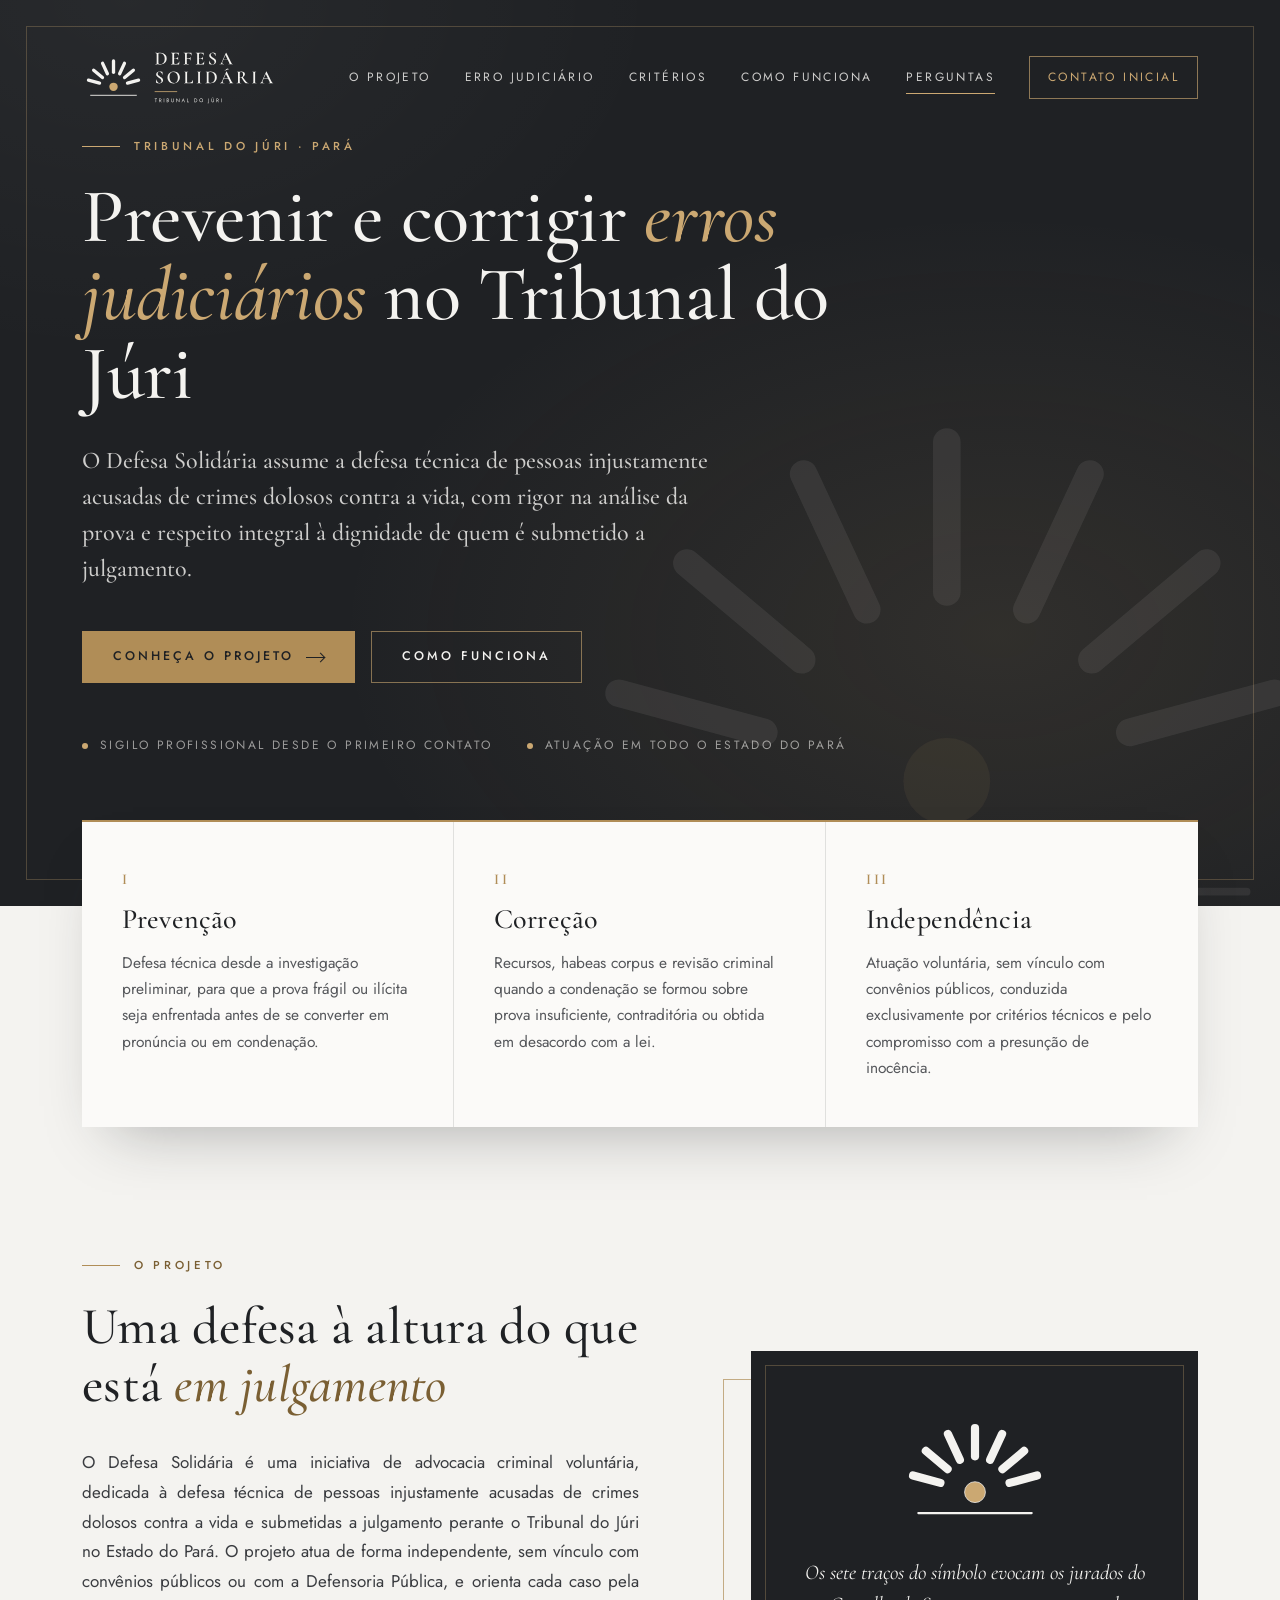
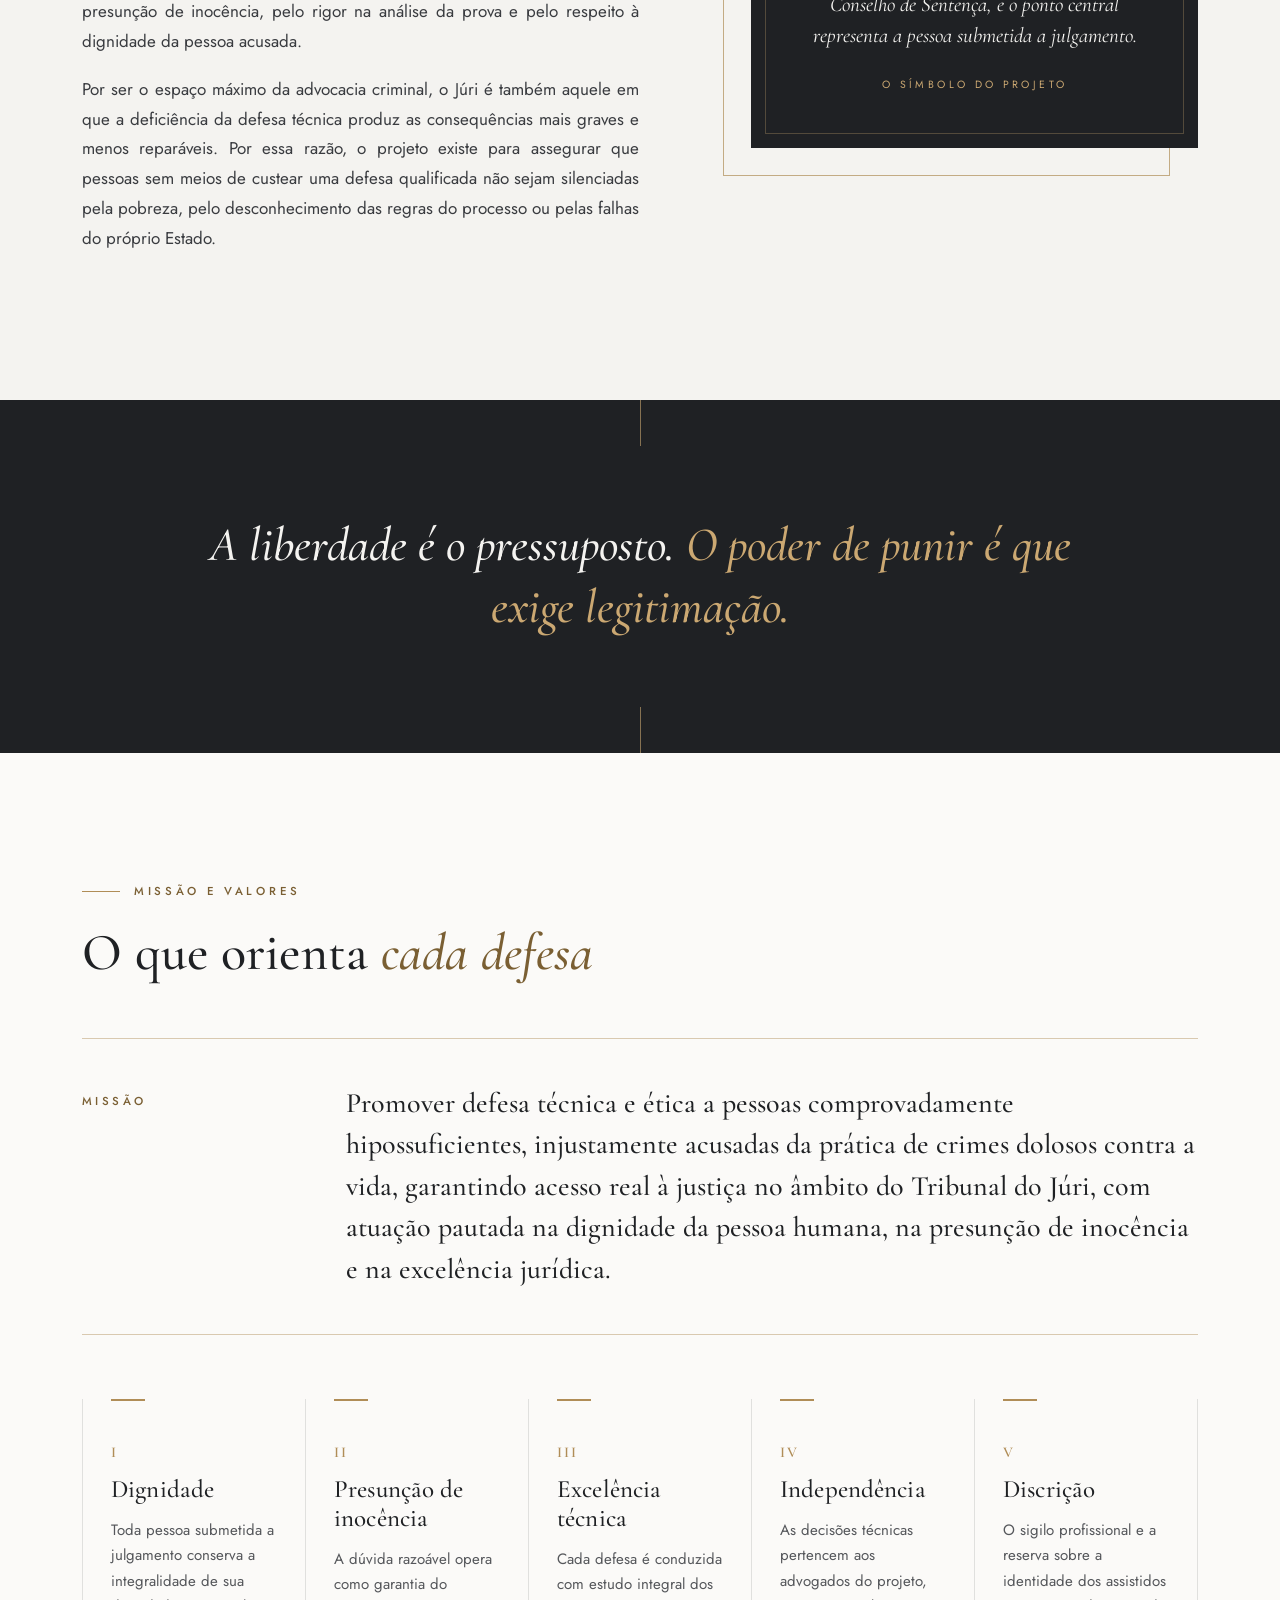
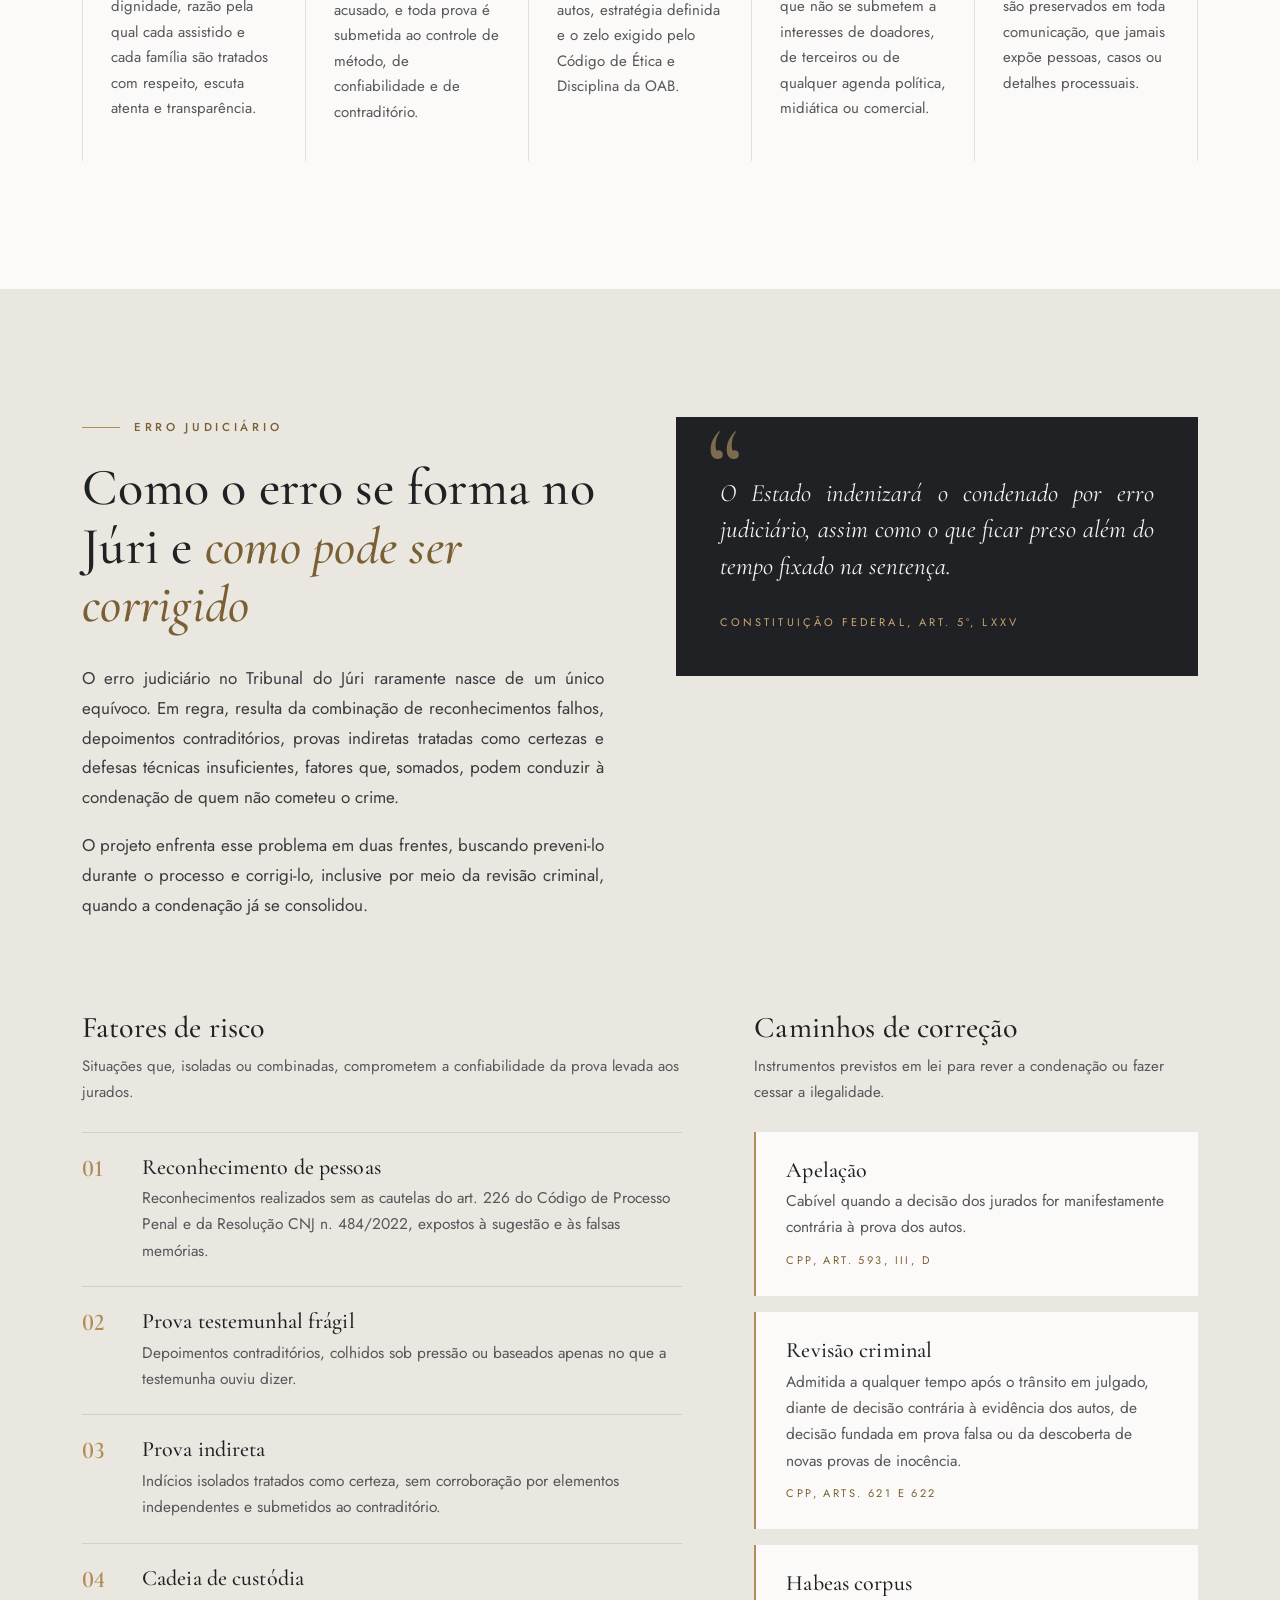
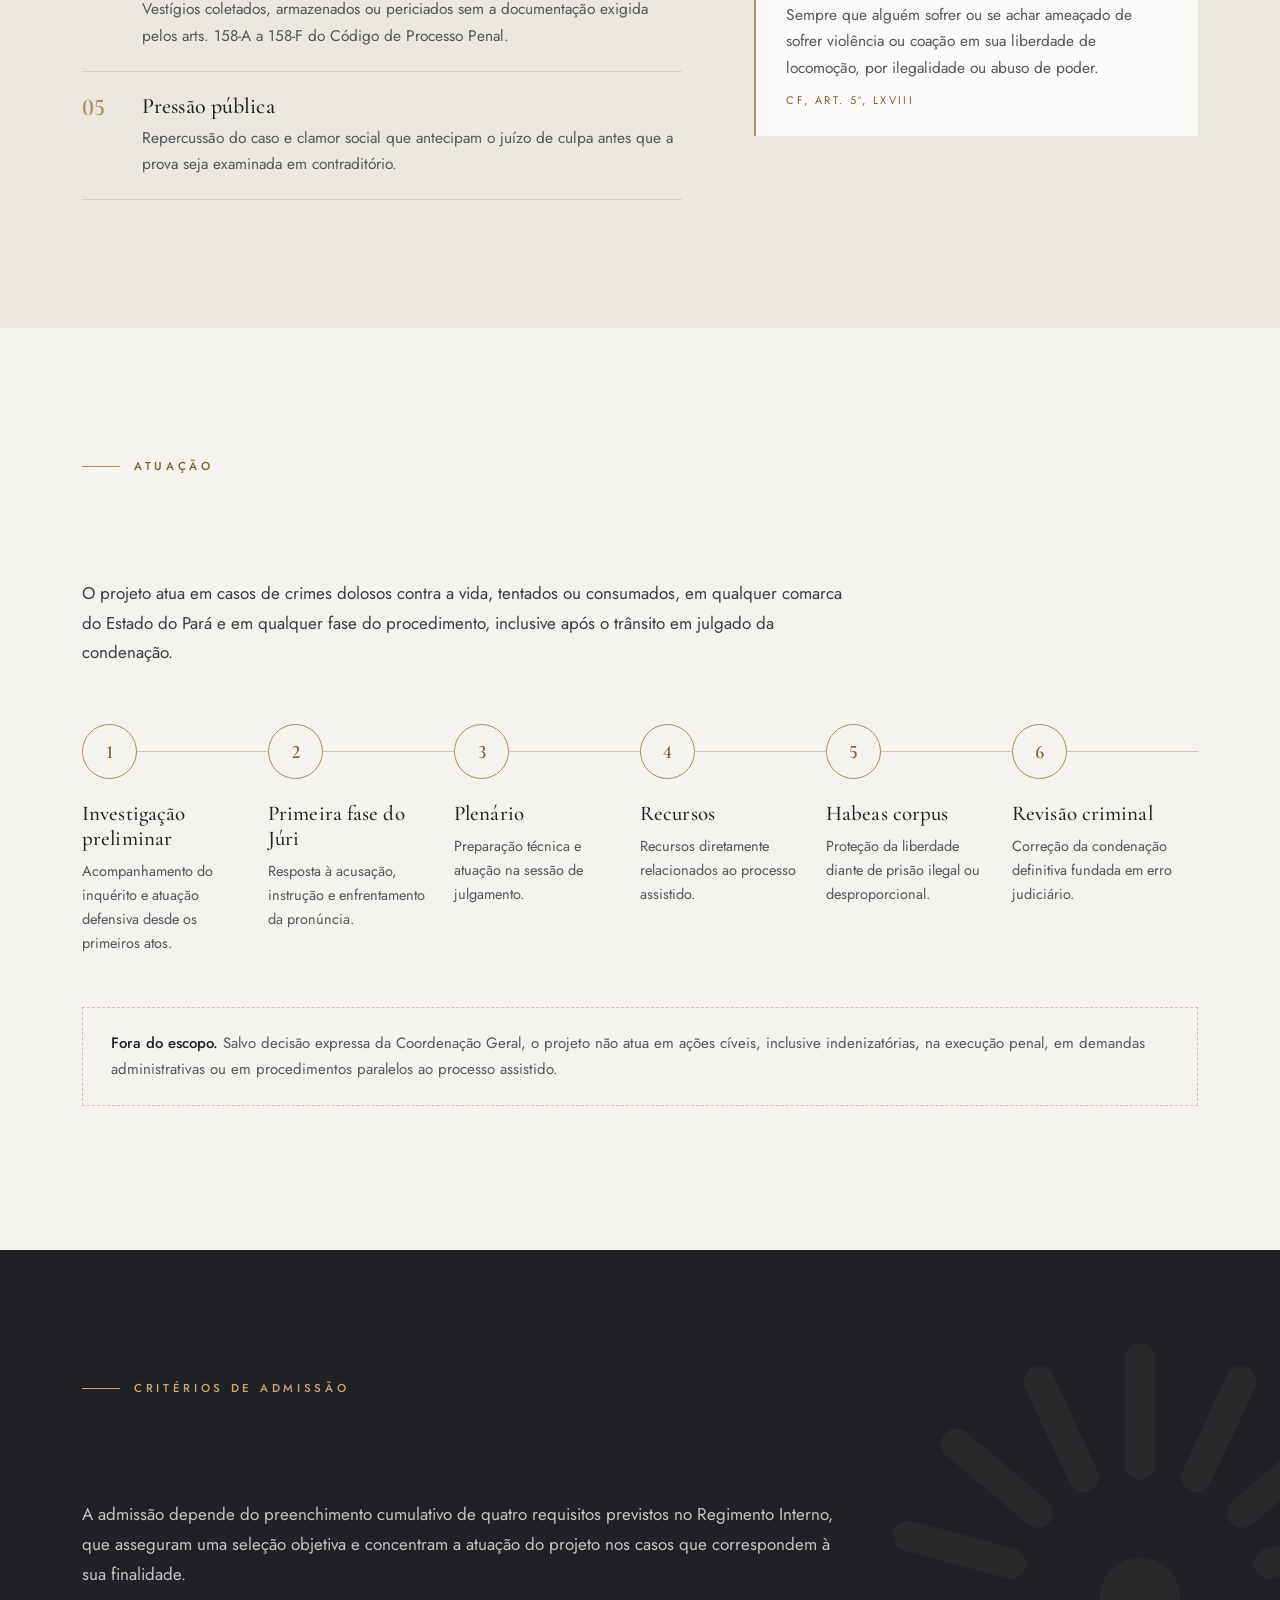
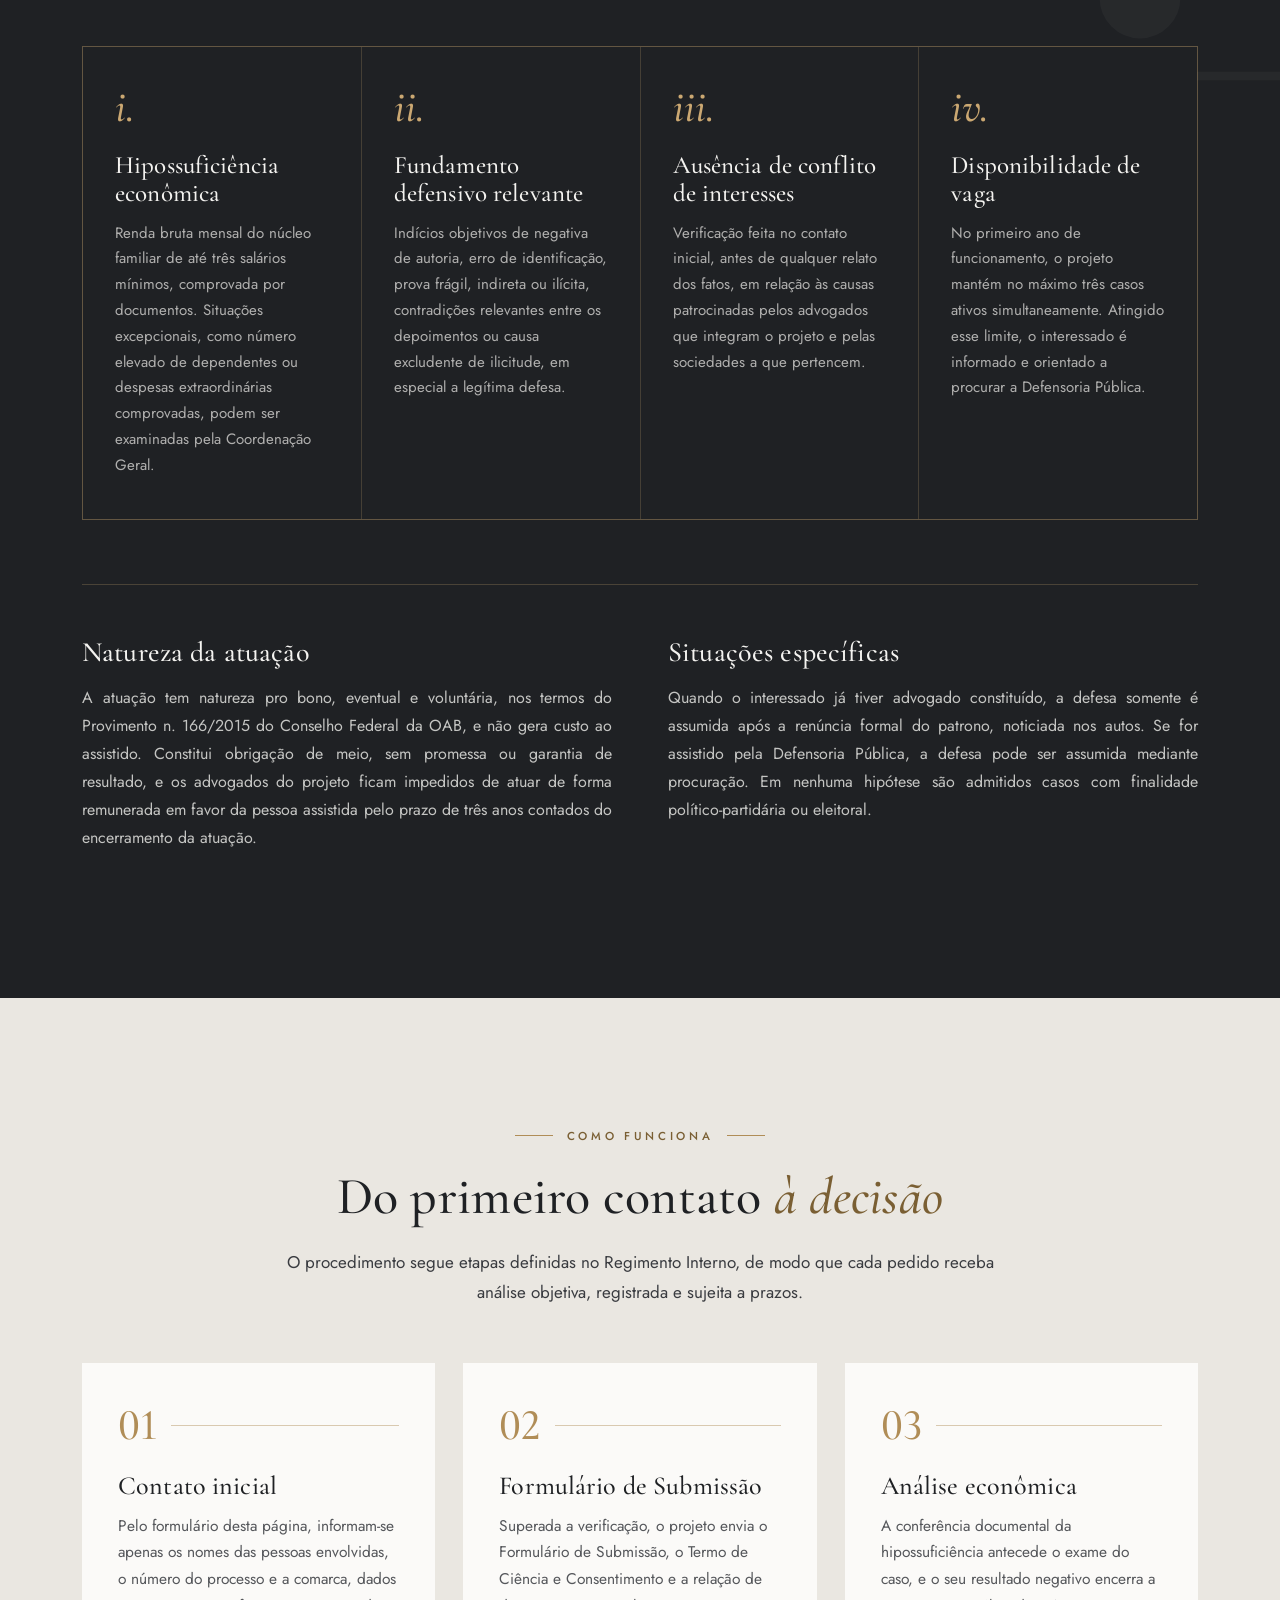
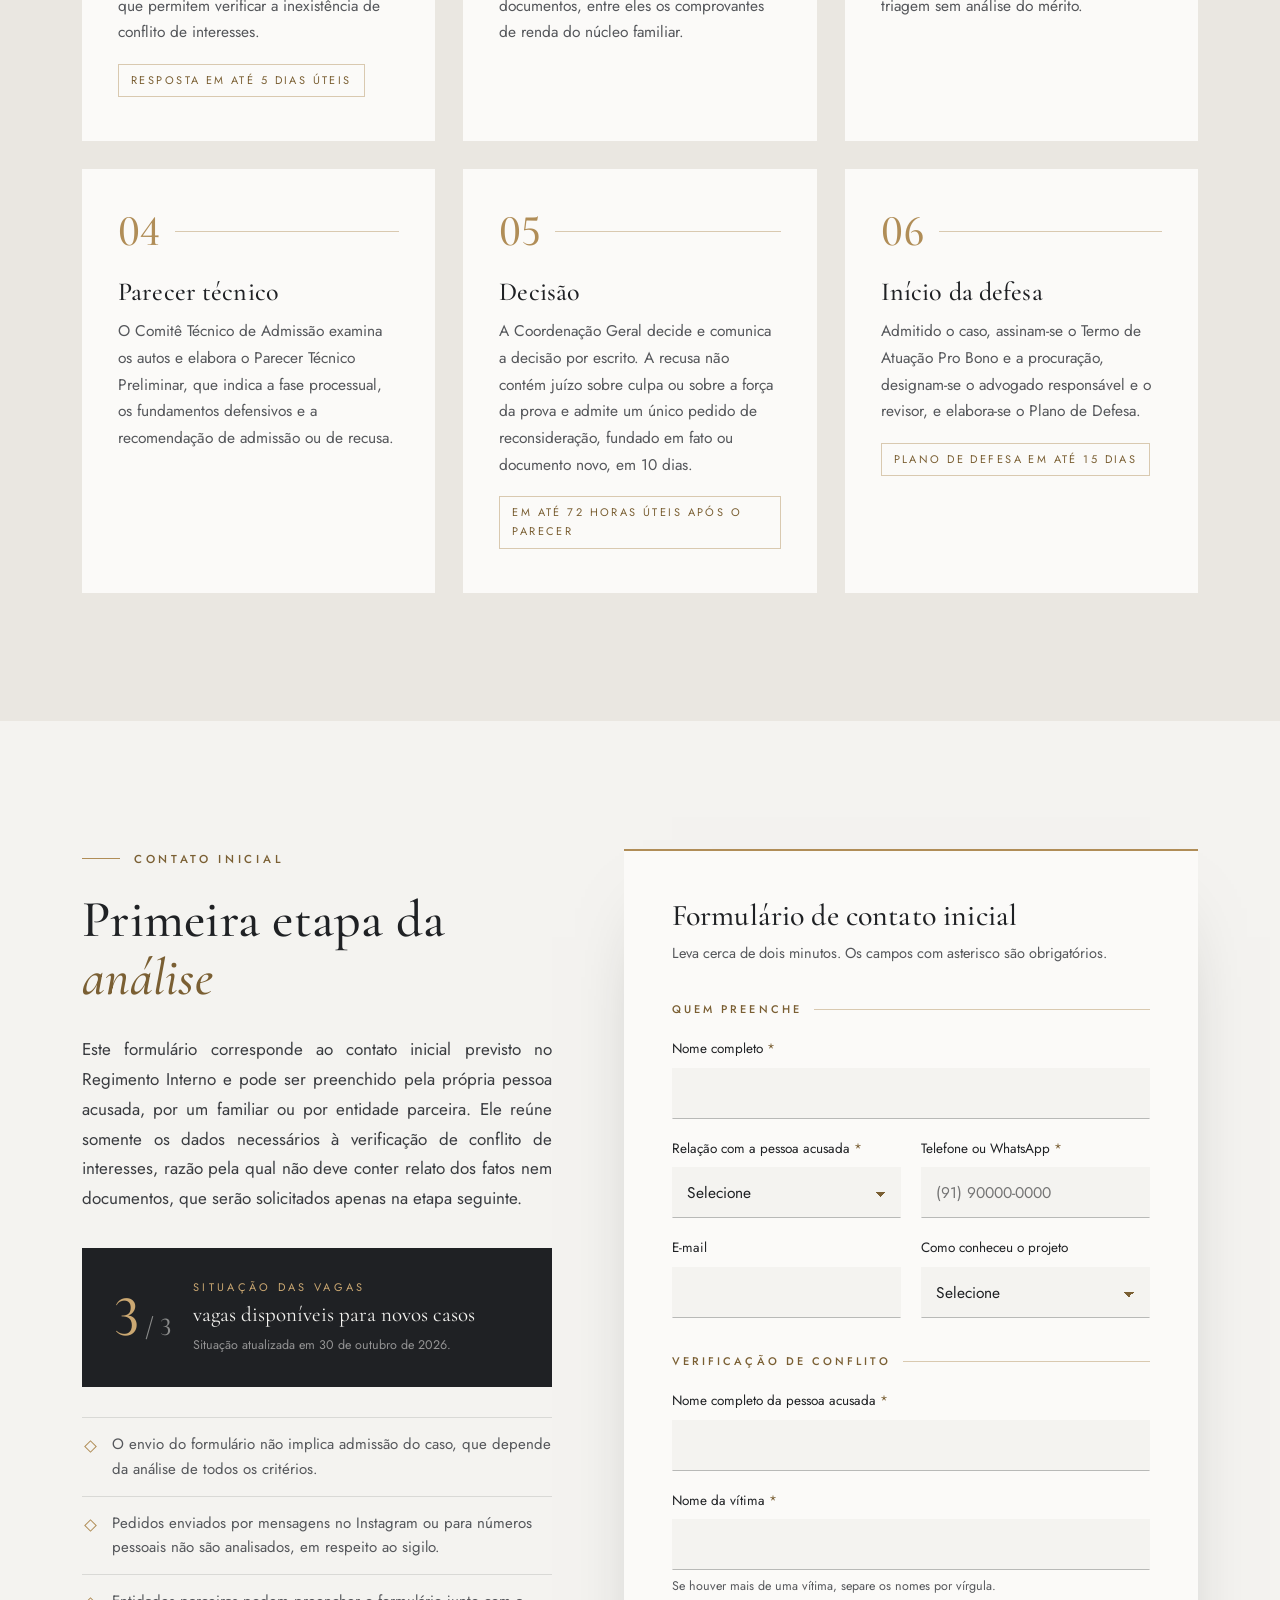
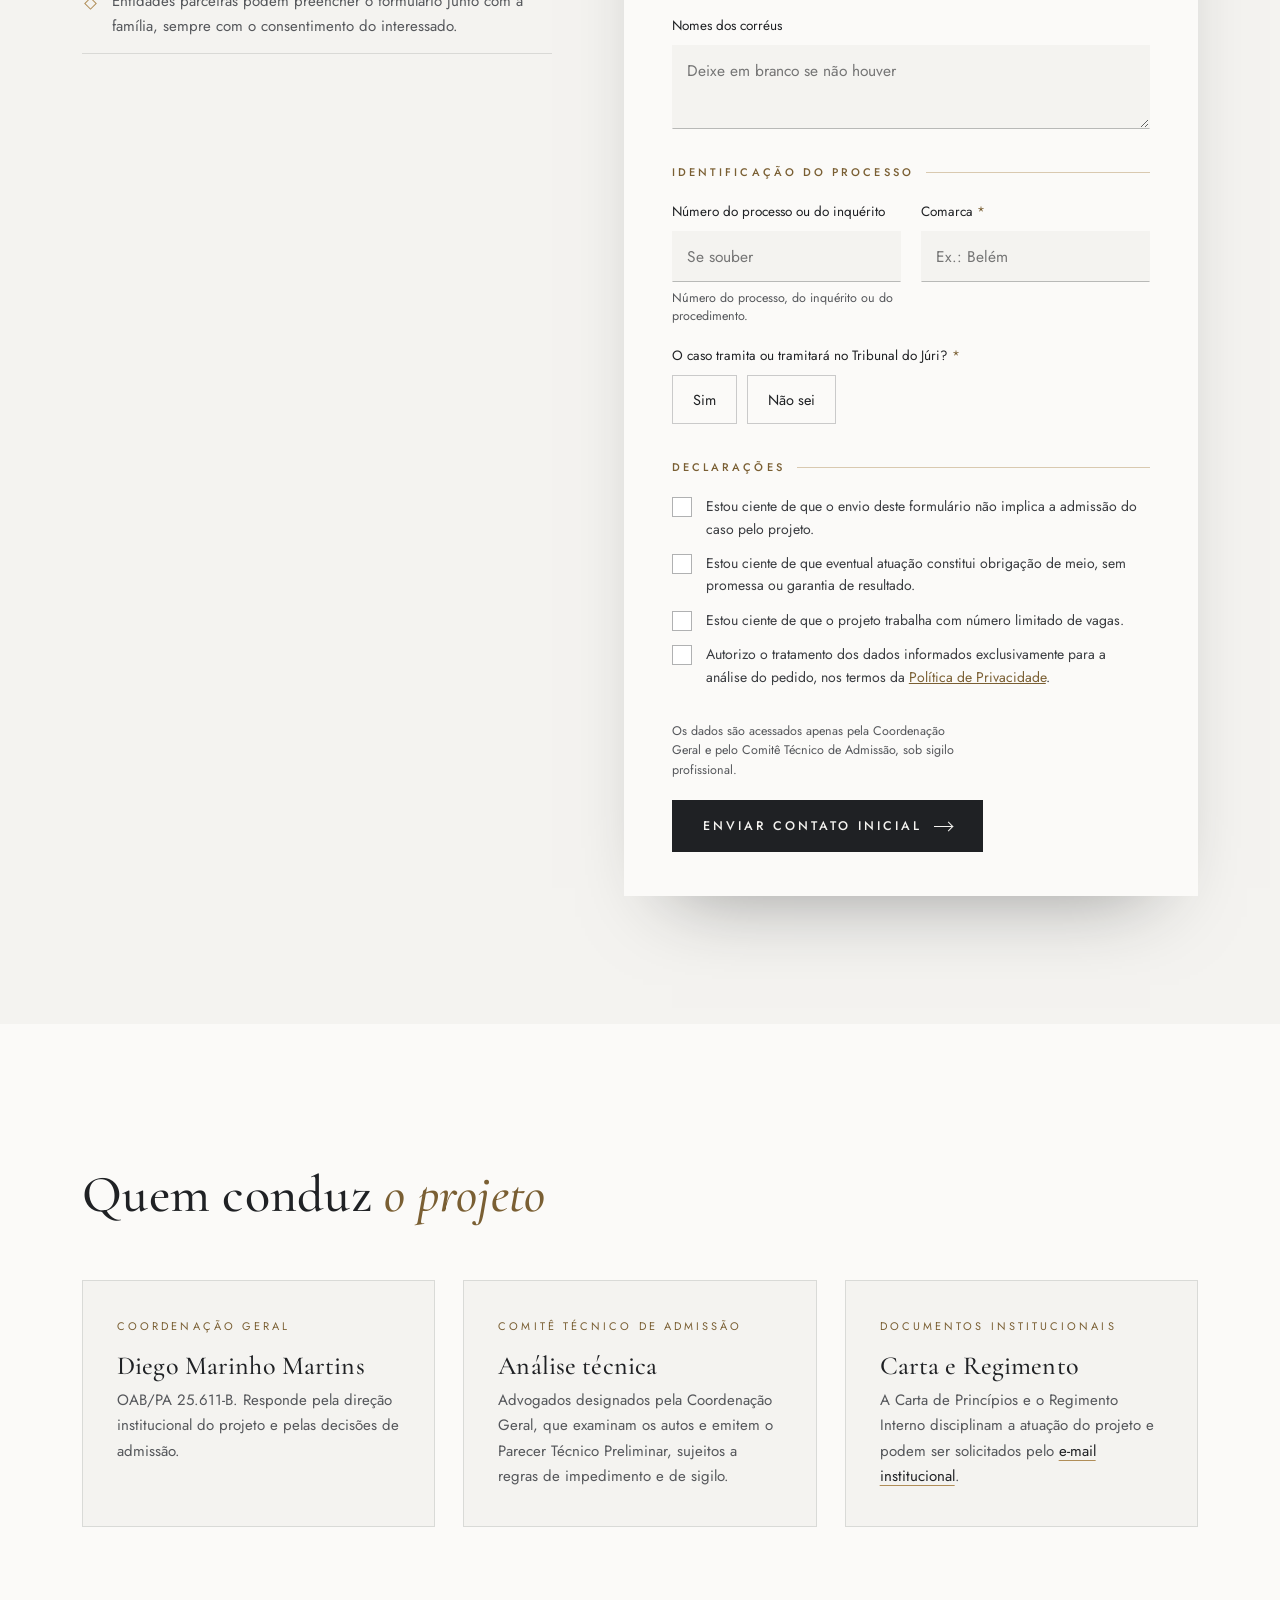
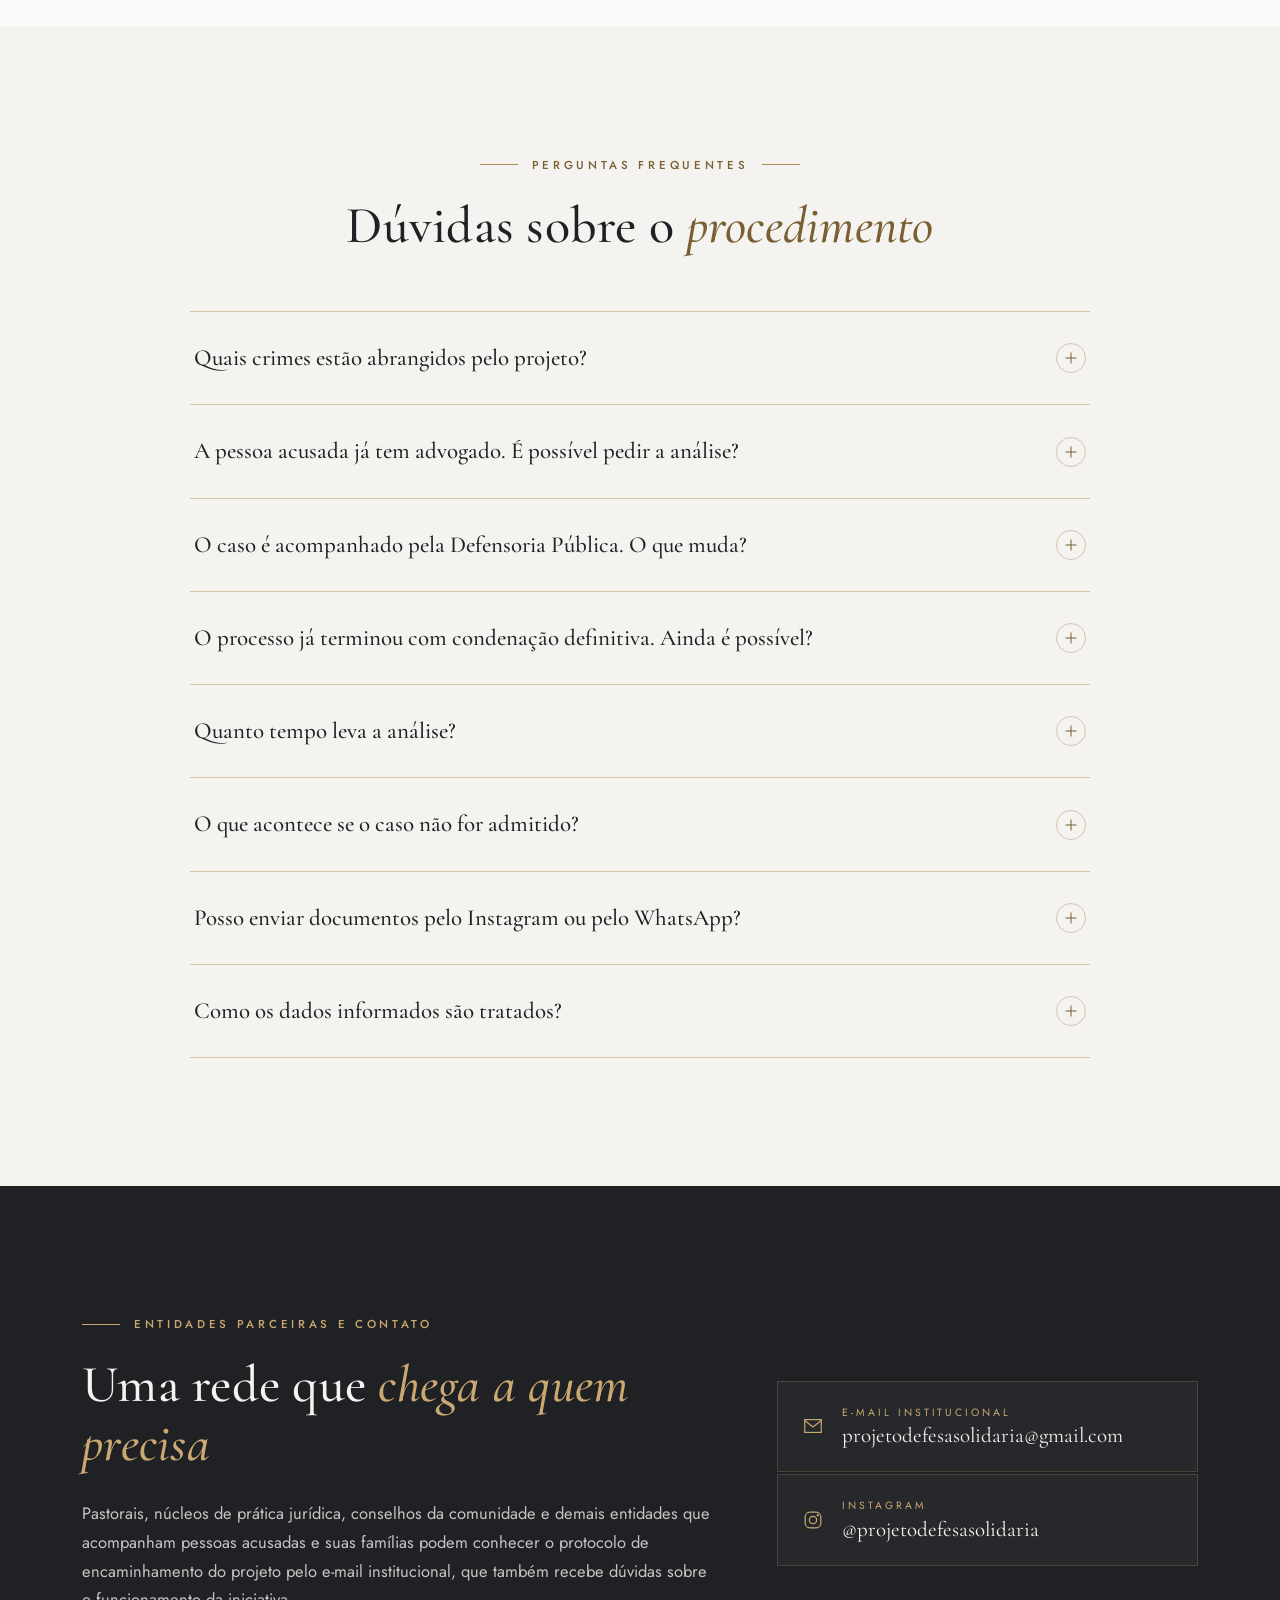
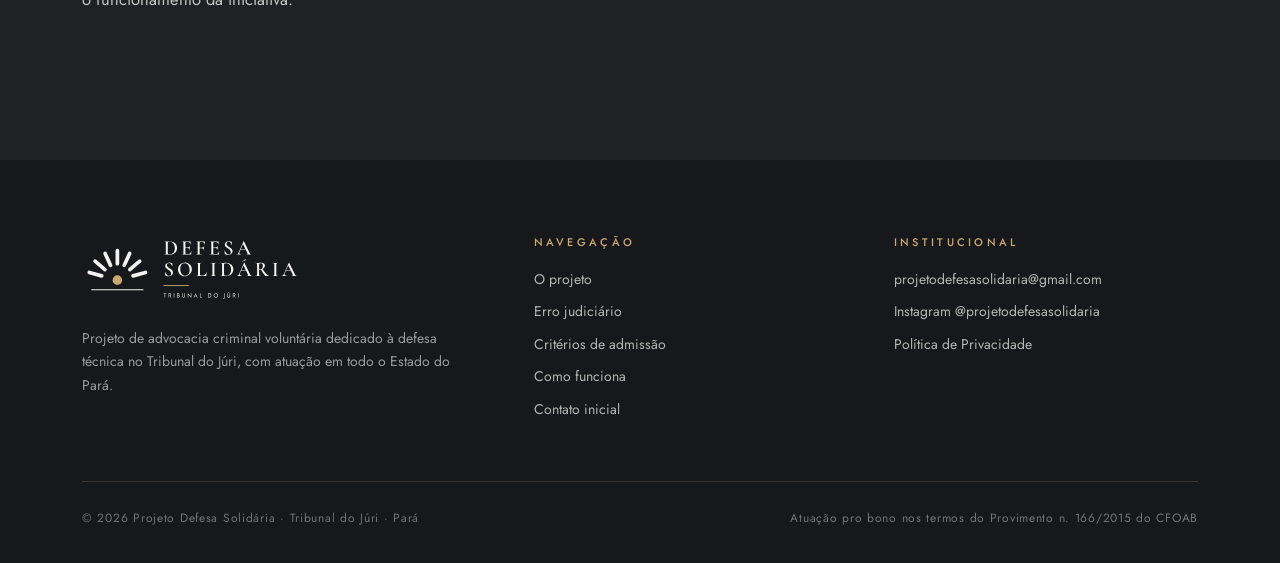
<file: index.html>
<!doctype html>
<html lang="pt-BR">
<head>
<meta charset="utf-8">
<meta name="viewport" content="width=device-width, initial-scale=1">
<title>Defesa Solidária · Tribunal do Júri</title>
<meta name="description" content="Projeto de advocacia criminal voluntária dedicado à defesa técnica de pessoas injustamente acusadas de crimes dolosos contra a vida perante o Tribunal do Júri no Estado do Pará.">
<meta name="theme-color" content="#1F2124">
<link rel="canonical" href="https://www.defesasolidaria.com.br/">
<meta property="og:type" content="website">
<meta property="og:locale" content="pt_BR">
<meta property="og:title" content="Defesa Solidária · Tribunal do Júri">
<meta property="og:description" content="Prevenir e corrigir erros judiciários no Tribunal do Júri.">
<meta property="og:url" content="https://www.defesasolidaria.com.br/">
<meta property="og:image" content="https://www.defesasolidaria.com.br/assets/compartilhamento.png">
<link rel="icon" type="image/svg+xml" href="assets/icone-perfil-grafite.svg">
<link rel="icon" type="image/png" sizes="32x32" href="assets/icone-perfil-grafite-32px.png">
<link rel="apple-touch-icon" href="assets/icone-perfil-grafite-180px.png">
<link rel="preload" href="assets/fonts/cormorant-garamond-latin-500-normal.woff2" as="font" type="font/woff2" crossorigin>
<link rel="preload" href="assets/fonts/jost-latin-300-normal.woff2" as="font" type="font/woff2" crossorigin>
<link rel="stylesheet" href="assets/styles.css">
</head>
<body>
<a class="skip" href="#conteudo">Ir para o conteúdo</a>

<svg width="0" height="0" style="position:absolute" aria-hidden="true">
  <defs>
    <symbol id="simbolo" viewBox="0 0 201.2 145">
      <g stroke-width="11" stroke-linecap="round" fill="none">
        <line x1="54.2" y1="91.1" x2="17.5" y2="81.2"/><line x1="63.8" y1="72.7" x2="34.7" y2="48.2"/><line x1="80.3" y1="60" x2="64.3" y2="25.6"/><line x1="100.6" y1="55.5" x2="100.6" y2="17.5"/><line x1="120.9" y1="60" x2="136.9" y2="25.6"/><line x1="137.4" y1="72.7" x2="166.5" y2="48.2"/><line x1="147" y1="91.1" x2="183.7" y2="81.2"/>
      </g>
      <circle cx="100.6" cy="103.5" r="14"/>
      <line x1="24.6" y1="131.5" x2="176.6" y2="131.5" stroke-width="3" stroke-linecap="round"/>
    </symbol>
  </defs>
</svg>

<header class="site-header">
  <div class="wrap">
    <a class="brand" href="#topo" aria-label="Defesa Solidária, início"><img src="assets/logo-horizontal-negativo.svg" alt="Defesa Solidária · Tribunal do Júri" width="488" height="147"></a>
    <nav class="nav" aria-label="Navegação principal">
      <a href="#projeto">O projeto</a>
      <a href="#erro">Erro judiciário</a>
      <a href="#criterios">Critérios</a>
      <a href="#como-funciona">Como funciona</a>
      <a href="#perguntas">Perguntas</a>
      <a class="nav-cta" href="#contato-inicial">Contato inicial</a>
    </nav>
    <button class="menu-btn" type="button" aria-label="Abrir menu" aria-expanded="false"><span></span><span></span><span></span></button>
  </div>
</header>

<main id="conteudo">

  <!-- HERO -->
  <section class="hero on-dark" id="topo">
    <div class="hero-moldura"></div>
    <svg class="hero-simbolo" viewBox="0 0 201.2 145" aria-hidden="true">
      <g stroke="#F4F3F0" stroke-width="7" stroke-linecap="round" fill="none">
        <line x1="54.2" y1="91.1" x2="17.5" y2="81.2"/><line x1="63.8" y1="72.7" x2="34.7" y2="48.2"/><line x1="80.3" y1="60" x2="64.3" y2="25.6"/><line x1="100.6" y1="55.5" x2="100.6" y2="17.5"/><line x1="120.9" y1="60" x2="136.9" y2="25.6"/><line x1="137.4" y1="72.7" x2="166.5" y2="48.2"/><line x1="147" y1="91.1" x2="183.7" y2="81.2"/>
      </g>
      <circle cx="100.6" cy="103.5" r="11" fill="#CBA872"/>
      <line class="base" x1="24.6" y1="131.5" x2="176.6" y2="131.5" stroke="#F4F3F0" stroke-width="2" stroke-linecap="round"/>
    </svg>
    <div class="wrap">
      <div class="hero-inner">
        <div class="eyebrow light revela">Tribunal do Júri · Pará</div>
        <h1 class="revela d1">Prevenir e corrigir <em>erros judiciários</em> no Tribunal do Júri</h1>
        <p class="lead revela d2">O Defesa Solidária assume a defesa técnica de pessoas injustamente acusadas de crimes dolosos contra a vida, com rigor na análise da prova e respeito integral à dignidade de quem é submetido a julgamento.</p>
        <div class="hero-acoes revela d3">
          <a class="btn btn-ouro" href="#projeto">Conheça o projeto <span class="seta"></span></a>
          <a class="btn btn-linha" href="#como-funciona">Como funciona</a>
        </div>
        <div class="hero-selos revela d4">
          <span>Sigilo profissional desde o primeiro contato</span>
          <span>Atuação em todo o Estado do Pará</span>
        </div>
      </div>
    </div>
  </section>

  <!-- PILARES -->
  <div class="pilares" id="pilares">
    <div class="wrap">
      <div class="pilares-grid revela">
        <article class="pilar">
          <div class="num">I</div>
          <h3>Prevenção</h3>
          <p>Defesa técnica desde a investigação preliminar, para que a prova frágil ou ilícita seja enfrentada antes de se converter em pronúncia ou em condenação.</p>
        </article>
        <article class="pilar">
          <div class="num">II</div>
          <h3>Correção</h3>
          <p>Recursos, habeas corpus e revisão criminal quando a condenação se formou sobre prova insuficiente, contraditória ou obtida em desacordo com a lei.</p>
        </article>
        <article class="pilar">
          <div class="num">III</div>
          <h3>Independência</h3>
          <p>Atuação voluntária, sem vínculo com convênios públicos, conduzida exclusivamente por critérios técnicos e pelo compromisso com a presunção de inocência.</p>
        </article>
      </div>
    </div>
  </div>

  <!-- O PROJETO -->
  <section class="section" id="projeto">
    <div class="wrap projeto-grid">
      <div class="projeto-texto">
        <div class="eyebrow revela">O projeto</div>
        <h2 class="h2 revela d1">Uma defesa à altura do que está <em>em julgamento</em></h2>
        <div class="revela d2" style="margin-top:34px">
          <p>O Defesa Solidária é uma iniciativa de advocacia criminal voluntária, dedicada à defesa técnica de pessoas injustamente acusadas de crimes dolosos contra a vida e submetidas a julgamento perante o Tribunal do Júri no Estado do Pará. O projeto atua de forma independente, sem vínculo com convênios públicos ou com a Defensoria Pública, e orienta cada caso pela presunção de inocência, pelo rigor na análise da prova e pelo respeito à dignidade da pessoa acusada.</p>
          <p>Por ser o espaço máximo da advocacia criminal, o Júri é também aquele em que a deficiência da defesa técnica produz as consequências mais graves e menos reparáveis. Por essa razão, o projeto existe para assegurar que pessoas sem meios de custear uma defesa qualificada não sejam silenciadas pela pobreza, pelo desconhecimento das regras do processo ou pelas falhas do próprio Estado.</p>
        </div>
      </div>
      <div class="painel revela d2">
        <div class="painel-card">
          <svg viewBox="0 0 201.2 145" aria-hidden="true" style="stroke:#F4F3F0;fill:#CBA872"><use href="#simbolo"/></svg>
          <p class="legenda">Os sete traços do símbolo evocam os jurados do Conselho de Sentença, e o ponto central representa a pessoa submetida a julgamento.</p>
          <span class="rotulo">O símbolo do projeto</span>
        </div>
      </div>
    </div>
  </section>

  <!-- EPÍGRAFE -->
  <section class="epigrafe" aria-label="Epígrafe">
    <div class="wrap">
      <blockquote class="revela">A liberdade é o pressuposto. <span>O poder de punir é que exige legitimação.</span></blockquote>
    </div>
  </section>

  <!-- MISSÃO E VALORES -->
  <section class="section bg-papel" id="missao">
    <div class="wrap">
      <div class="section-head">
        <div class="eyebrow revela">Missão e valores</div>
        <h2 class="h2 revela d1">O que orienta <em>cada defesa</em></h2>
      </div>
      <div class="missao-box revela">
        <div class="k">Missão</div>
        <p>Promover defesa técnica e ética a pessoas comprovadamente hipossuficientes, injustamente acusadas da prática de crimes dolosos contra a vida, garantindo acesso real à justiça no âmbito do Tribunal do Júri, com atuação pautada na dignidade da pessoa humana, na presunção de inocência e na excelência jurídica.</p>
      </div>
      <div class="valores">
        <article class="valor revela">
          <div class="n">I</div>
          <h3>Dignidade</h3>
          <p>Toda pessoa submetida a julgamento conserva a integralidade de sua dignidade, razão pela qual cada assistido e cada família são tratados com respeito, escuta atenta e transparência.</p>
        </article>
        <article class="valor revela d1">
          <div class="n">II</div>
          <h3>Presunção de inocência</h3>
          <p>A dúvida razoável opera como garantia do acusado, e toda prova é submetida ao controle de método, de confiabilidade e de contraditório.</p>
        </article>
        <article class="valor revela d2">
          <div class="n">III</div>
          <h3>Excelência técnica</h3>
          <p>Cada defesa é conduzida com estudo integral dos autos, estratégia definida e o zelo exigido pelo Código de Ética e Disciplina da OAB.</p>
        </article>
        <article class="valor revela d3">
          <div class="n">IV</div>
          <h3>Independência</h3>
          <p>As decisões técnicas pertencem aos advogados do projeto, que não se submetem a interesses de doadores, de terceiros ou de qualquer agenda política, midiática ou comercial.</p>
        </article>
        <article class="valor revela d4">
          <div class="n">V</div>
          <h3>Discrição</h3>
          <p>O sigilo profissional e a reserva sobre a identidade dos assistidos são preservados em toda comunicação, que jamais expõe pessoas, casos ou detalhes processuais.</p>
        </article>
      </div>
    </div>
  </section>

  <!-- ERRO JUDICIÁRIO -->
  <section class="section bg-pedra" id="erro">
    <div class="wrap">
      <div class="erro-intro">
        <div>
          <div class="eyebrow revela">Erro judiciário</div>
          <h2 class="h2 revela d1">Como o erro se forma no Júri e <em>como pode ser corrigido</em></h2>
          <div class="revela d2" style="margin-top:30px">
            <p>O erro judiciário no Tribunal do Júri raramente nasce de um único equívoco. Em regra, resulta da combinação de reconhecimentos falhos, depoimentos contraditórios, provas indiretas tratadas como certezas e defesas técnicas insuficientes, fatores que, somados, podem conduzir à condenação de quem não cometeu o crime.</p>
            <p>O projeto enfrenta esse problema em duas frentes, buscando preveni-lo durante o processo e corrigi-lo, inclusive por meio da revisão criminal, quando a condenação já se consolidou.</p>
          </div>
        </div>
        <figure class="citacao revela d2">
          <p>O Estado indenizará o condenado por erro judiciário, assim como o que ficar preso além do tempo fixado na sentença.</p>
          <cite>Constituição Federal, art. 5º, LXXV</cite>
        </figure>
      </div>

      <div class="erro-cols">
        <div class="revela">
          <h3 class="bloco-titulo">Fatores de risco</h3>
          <p class="bloco-sub">Situações que, isoladas ou combinadas, comprometem a confiabilidade da prova levada aos jurados.</p>
          <ol class="fatores">
            <li><div><h4>Reconhecimento de pessoas</h4><p>Reconhecimentos realizados sem as cautelas do art. 226 do Código de Processo Penal e da Resolução CNJ n. 484/2022, expostos à sugestão e às falsas memórias.</p></div></li>
            <li><div><h4>Prova testemunhal frágil</h4><p>Depoimentos contraditórios, colhidos sob pressão ou baseados apenas no que a testemunha ouviu dizer.</p></div></li>
            <li><div><h4>Prova indireta</h4><p>Indícios isolados tratados como certeza, sem corroboração por elementos independentes e submetidos ao contraditório.</p></div></li>
            <li><div><h4>Cadeia de custódia</h4><p>Vestígios coletados, armazenados ou periciados sem a documentação exigida pelos arts. 158-A a 158-F do Código de Processo Penal.</p></div></li>
            <li><div><h4>Pressão pública</h4><p>Repercussão do caso e clamor social que antecipam o juízo de culpa antes que a prova seja examinada em contraditório.</p></div></li>
          </ol>
        </div>
        <div class="revela d2">
          <h3 class="bloco-titulo">Caminhos de correção</h3>
          <p class="bloco-sub">Instrumentos previstos em lei para rever a condenação ou fazer cessar a ilegalidade.</p>
          <div class="vias">
            <div class="via"><h4>Apelação</h4><p>Cabível quando a decisão dos jurados for manifestamente contrária à prova dos autos.</p><span class="ref">CPP, art. 593, III, d</span></div>
            <div class="via"><h4>Revisão criminal</h4><p>Admitida a qualquer tempo após o trânsito em julgado, diante de decisão contrária à evidência dos autos, de decisão fundada em prova falsa ou da descoberta de novas provas de inocência.</p><span class="ref">CPP, arts. 621 e 622</span></div>
            <div class="via"><h4>Habeas corpus</h4><p>Sempre que alguém sofrer ou se achar ameaçado de sofrer violência ou coação em sua liberdade de locomoção, por ilegalidade ou abuso de poder.</p><span class="ref">CF, art. 5º, LXVIII</span></div>
          </div>
        </div>
      </div>
    </div>
  </section>

  <!-- ATUAÇÃO -->
  <section class="section" id="atuacao">
    <div class="wrap">
      <div class="section-head">
        <div class="eyebrow revela">Atuação</div>
        <h2 class="h2 revela d1">Em todas as fases da <em>persecução penal</em></h2>
        <p class="revela d2">O projeto atua em casos de crimes dolosos contra a vida, tentados ou consumados, em qualquer comarca do Estado do Pará e em qualquer fase do procedimento, inclusive após o trânsito em julgado da condenação.</p>
      </div>
      <div class="fases">
        <div class="fase revela"><div class="marco">1</div><h4>Investigação preliminar</h4><p>Acompanhamento do inquérito e atuação defensiva desde os primeiros atos.</p></div>
        <div class="fase revela d1"><div class="marco">2</div><h4>Primeira fase do Júri</h4><p>Resposta à acusação, instrução e enfrentamento da pronúncia.</p></div>
        <div class="fase revela d2"><div class="marco">3</div><h4>Plenário</h4><p>Preparação técnica e atuação na sessão de julgamento.</p></div>
        <div class="fase revela d3"><div class="marco">4</div><h4>Recursos</h4><p>Recursos diretamente relacionados ao processo assistido.</p></div>
        <div class="fase revela d4"><div class="marco">5</div><h4>Habeas corpus</h4><p>Proteção da liberdade diante de prisão ilegal ou desproporcional.</p></div>
        <div class="fase revela d5"><div class="marco">6</div><h4>Revisão criminal</h4><p>Correção da condenação definitiva fundada em erro judiciário.</p></div>
      </div>
      <p class="nota revela"><strong>Fora do escopo.</strong> Salvo decisão expressa da Coordenação Geral, o projeto não atua em ações cíveis, inclusive indenizatórias, na execução penal, em demandas administrativas ou em procedimentos paralelos ao processo assistido.</p>
    </div>
  </section>

  <!-- CRITÉRIOS -->
  <section class="section criterios on-dark" id="criterios">
    <svg class="simbolo-fundo" viewBox="0 0 201.2 145" aria-hidden="true" style="stroke:#F4F3F0;fill:#F4F3F0"><use href="#simbolo"/></svg>
    <div class="wrap" style="position:relative">
      <div class="section-head">
        <div class="eyebrow revela">Critérios de admissão</div>
        <h2 class="h2 revela d1">Quem pode ter o caso <em>analisado</em></h2>
        <p class="revela d2">A admissão depende do preenchimento cumulativo de quatro requisitos previstos no Regimento Interno, que asseguram uma seleção objetiva e concentram a atuação do projeto nos casos que correspondem à sua finalidade.</p>
      </div>
      <div class="req-grid revela">
        <article class="req">
          <div class="n">i.</div>
          <h3>Hipossuficiência econômica</h3>
          <p>Renda bruta mensal do núcleo familiar de até três salários mínimos, comprovada por documentos. Situações excepcionais, como número elevado de dependentes ou despesas extraordinárias comprovadas, podem ser examinadas pela Coordenação Geral.</p>
        </article>
        <article class="req">
          <div class="n">ii.</div>
          <h3>Fundamento defensivo relevante</h3>
          <p>Indícios objetivos de negativa de autoria, erro de identificação, prova frágil, indireta ou ilícita, contradições relevantes entre os depoimentos ou causa excludente de ilicitude, em especial a legítima defesa.</p>
        </article>
        <article class="req">
          <div class="n">iii.</div>
          <h3>Ausência de conflito de interesses</h3>
          <p>Verificação feita no contato inicial, antes de qualquer relato dos fatos, em relação às causas patrocinadas pelos advogados que integram o projeto e pelas sociedades a que pertencem.</p>
        </article>
        <article class="req">
          <div class="n">iv.</div>
          <h3>Disponibilidade de vaga</h3>
          <p>No primeiro ano de funcionamento, o projeto mantém no máximo três casos ativos simultaneamente. Atingido esse limite, o interessado é informado e orientado a procurar a Defensoria Pública.</p>
        </article>
      </div>
      <div class="natureza">
        <div class="revela">
          <h3>Natureza da atuação</h3>
          <p>A atuação tem natureza pro bono, eventual e voluntária, nos termos do Provimento n. 166/2015 do Conselho Federal da OAB, e não gera custo ao assistido. Constitui obrigação de meio, sem promessa ou garantia de resultado, e os advogados do projeto ficam impedidos de atuar de forma remunerada em favor da pessoa assistida pelo prazo de três anos contados do encerramento da atuação.</p>
        </div>
        <div class="revela d2">
          <h3>Situações específicas</h3>
          <p>Quando o interessado já tiver advogado constituído, a defesa somente é assumida após a renúncia formal do patrono, noticiada nos autos. Se for assistido pela Defensoria Pública, a defesa pode ser assumida mediante procuração. Em nenhuma hipótese são admitidos casos com finalidade político-partidária ou eleitoral.</p>
        </div>
      </div>
    </div>
  </section>

  <!-- COMO FUNCIONA -->
  <section class="section bg-pedra" id="como-funciona">
    <div class="wrap">
      <div class="section-head center">
        <div class="eyebrow center revela">Como funciona</div>
        <h2 class="h2 revela d1">Do primeiro contato <em>à decisão</em></h2>
        <p class="revela d2">O procedimento segue etapas definidas no Regimento Interno, de modo que cada pedido receba análise objetiva, registrada e sujeita a prazos.</p>
      </div>
      <div class="etapas">
        <article class="etapa revela">
          <div class="n">01</div>
          <h3>Contato inicial</h3>
          <p>Pelo formulário desta página, informam-se apenas os nomes das pessoas envolvidas, o número do processo e a comarca, dados que permitem verificar a inexistência de conflito de interesses.</p>
          <span class="prazo">Resposta em até 5 dias úteis</span>
        </article>
        <article class="etapa revela d1">
          <div class="n">02</div>
          <h3>Formulário de Submissão</h3>
          <p>Superada a verificação, o projeto envia o Formulário de Submissão, o Termo de Ciência e Consentimento e a relação de documentos, entre eles os comprovantes de renda do núcleo familiar.</p>
        </article>
        <article class="etapa revela d2">
          <div class="n">03</div>
          <h3>Análise econômica</h3>
          <p>A conferência documental da hipossuficiência antecede o exame do caso, e o seu resultado negativo encerra a triagem sem análise do mérito.</p>
        </article>
        <article class="etapa revela">
          <div class="n">04</div>
          <h3>Parecer técnico</h3>
          <p>O Comitê Técnico de Admissão examina os autos e elabora o Parecer Técnico Preliminar, que indica a fase processual, os fundamentos defensivos e a recomendação de admissão ou de recusa.</p>
        </article>
        <article class="etapa revela d1">
          <div class="n">05</div>
          <h3>Decisão</h3>
          <p>A Coordenação Geral decide e comunica a decisão por escrito. A recusa não contém juízo sobre culpa ou sobre a força da prova e admite um único pedido de reconsideração, fundado em fato ou documento novo, em 10 dias.</p>
          <span class="prazo">Em até 72 horas úteis após o parecer</span>
        </article>
        <article class="etapa revela d2">
          <div class="n">06</div>
          <h3>Início da defesa</h3>
          <p>Admitido o caso, assinam-se o Termo de Atuação Pro Bono e a procuração, designam-se o advogado responsável e o revisor, e elabora-se o Plano de Defesa.</p>
          <span class="prazo">Plano de Defesa em até 15 dias</span>
        </article>
      </div>
    </div>
  </section>

  <!-- CONTATO INICIAL -->
  <section class="section" id="contato-inicial">
    <div class="wrap contato-grid">
      <div class="contato-info">
        <div class="eyebrow revela">Contato inicial</div>
        <h2 class="h2 revela d1">Primeira etapa da <em>análise</em></h2>
        <div class="revela d2" style="margin-top:28px">
          <p>Este formulário corresponde ao contato inicial previsto no Regimento Interno e pode ser preenchido pela própria pessoa acusada, por um familiar ou por entidade parceira. Ele reúne somente os dados necessários à verificação de conflito de interesses, razão pela qual não deve conter relato dos fatos nem documentos, que serão solicitados apenas na etapa seguinte.</p>
        </div>
        <div class="vagas revela d2" aria-live="polite">
          <div class="num" data-vagas-num>3<small> / 3</small></div>
          <div>
            <div class="k">Situação das vagas</div>
            <div class="t" data-vagas-texto>vagas disponíveis para novos casos</div>
            <div class="d" data-vagas-data></div>
          </div>
        </div>
        <ul class="avisos revela d3">
          <li>O envio do formulário não implica admissão do caso, que depende da análise de todos os critérios.</li>
          <li>Pedidos enviados por mensagens no Instagram ou para números pessoais não são analisados, em respeito ao sigilo.</li>
          <li>Entidades parceiras podem preencher o formulário junto com a família, sempre com o consentimento do interessado.</li>
        </ul>
      </div>

      <div class="form-card revela d1">
        <form id="form-contato" novalidate>
          <h3>Formulário de contato inicial</h3>
          <p class="sub">Leva cerca de dois minutos. Os campos com asterisco são obrigatórios.</p>

          <fieldset>
            <legend>Quem preenche</legend>
            <div class="campos">
              <div class="campo full">
                <label for="f-nome">Nome completo <span class="req-mark">*</span></label>
                <input id="f-nome" name="nome" type="text" autocomplete="name" data-obrigatorio>
                <span class="msg-erro">Informe seu nome completo.</span>
              </div>
              <div class="campo">
                <label for="f-relacao">Relação com a pessoa acusada <span class="req-mark">*</span></label>
                <select id="f-relacao" name="relacao" data-obrigatorio>
                  <option value="">Selecione</option>
                  <option>Sou a própria pessoa acusada</option>
                  <option>Familiar</option>
                  <option>Entidade parceira</option>
                  <option>Advogado ou advogada</option>
                  <option>Outra</option>
                </select>
                <span class="msg-erro">Selecione uma opção.</span>
              </div>
              <div class="campo">
                <label for="f-telefone">Telefone ou WhatsApp <span class="req-mark">*</span></label>
                <input id="f-telefone" name="telefone" type="tel" inputmode="tel" autocomplete="tel" placeholder="(91) 90000-0000" data-obrigatorio>
                <span class="msg-erro">Informe um telefone com DDD.</span>
              </div>
              <div class="campo">
                <label for="f-email">E-mail</label>
                <input id="f-email" name="email" type="email" autocomplete="email">
                <span class="msg-erro">Informe um e-mail válido.</span>
              </div>
              <div class="campo">
                <label for="f-origem">Como conheceu o projeto</label>
                <select id="f-origem" name="origem">
                  <option value="">Selecione</option>
                  <option>Entidade parceira</option>
                  <option>Instagram</option>
                  <option>Busca na internet</option>
                  <option>Indicação de advogado</option>
                  <option>Outro</option>
                </select>
              </div>
            </div>
          </fieldset>

          <fieldset>
            <legend>Verificação de conflito</legend>
            <div class="campos">
              <div class="campo full">
                <label for="f-acusado">Nome completo da pessoa acusada <span class="req-mark">*</span></label>
                <input id="f-acusado" name="acusado" type="text" data-obrigatorio>
                <span class="msg-erro">Informe o nome da pessoa acusada.</span>
              </div>
              <div class="campo full">
                <label for="f-vitima">Nome da vítima <span class="req-mark">*</span></label>
                <input id="f-vitima" name="vitima" type="text" data-obrigatorio>
                <span class="ajuda">Se houver mais de uma vítima, separe os nomes por vírgula.</span>
                <span class="msg-erro">Informe o nome da vítima.</span>
              </div>
              <div class="campo full">
                <label for="f-correus">Nomes dos corréus</label>
                <textarea id="f-correus" name="correus" rows="2" placeholder="Deixe em branco se não houver"></textarea>
              </div>
            </div>
          </fieldset>

          <fieldset>
            <legend>Identificação do processo</legend>
            <div class="campos">
              <div class="campo">
                <label for="f-processo">Número do processo ou do inquérito</label>
                <input id="f-processo" name="processo" type="text" inputmode="numeric" placeholder="Se souber">
                <span class="ajuda">Número do processo, do inquérito ou do procedimento.</span>
              </div>
              <div class="campo">
                <label for="f-comarca">Comarca <span class="req-mark">*</span></label>
                <input id="f-comarca" name="comarca" type="text" placeholder="Ex.: Belém" data-obrigatorio>
                <span class="msg-erro">Informe a comarca.</span>
              </div>
              <div class="campo full">
                <span class="grupo-titulo">O caso tramita ou tramitará no Tribunal do Júri? <span class="req-mark">*</span></span>
                <div class="opcoes" role="radiogroup">
                  <label class="opcao"><input type="radio" name="juri" value="Sim" data-obrigatorio><span>Sim</span></label>
                  <label class="opcao"><input type="radio" name="juri" value="Não sei"><span>Não sei</span></label>
                </div>
                <span class="msg-erro">Selecione uma opção.</span>
              </div>
            </div>
          </fieldset>

          <fieldset>
            <legend>Declarações</legend>
            <div class="declaracoes">
              <label class="check"><input type="checkbox" data-obrigatorio data-texto="Ciente de que o contato inicial não implica admissão do caso."><span>Estou ciente de que o envio deste formulário não implica a admissão do caso pelo projeto.</span></label>
              <label class="check"><input type="checkbox" data-obrigatorio data-texto="Ciente de que a atuação constitui obrigação de meio, sem promessa ou garantia de resultado."><span>Estou ciente de que eventual atuação constitui obrigação de meio, sem promessa ou garantia de resultado.</span></label>
              <label class="check"><input type="checkbox" data-obrigatorio data-texto="Ciente do limite de vagas do projeto."><span>Estou ciente de que o projeto trabalha com número limitado de vagas.</span></label>
              <label class="check"><input type="checkbox" data-obrigatorio data-texto="Consentimento para o tratamento dos dados nos termos da Política de Privacidade (LGPD, art. 7º, I)."><span>Autorizo o tratamento dos dados informados exclusivamente para a análise do pedido, nos termos da <a href="privacidade.html" target="_blank" rel="noopener">Política de Privacidade</a>.</span></label>
            </div>
          </fieldset>

          <div class="hp" aria-hidden="true"><label>Não preencha<input type="text" name="website" tabindex="-1" autocomplete="off"></label></div>

          <div class="form-rodape">
            <small>Os dados são acessados apenas pela Coordenação Geral e pelo Comitê Técnico de Admissão, sob sigilo profissional.</small>
            <button class="btn btn-grafite" type="submit"><span class="rotulo">Enviar contato inicial</span><span class="seta"></span></button>
          </div>
          <div class="form-status" role="alert"></div>
        </form>

        <div class="sucesso" role="status">
          <svg viewBox="0 0 201.2 145" aria-hidden="true" style="stroke:#1F2124;fill:#B08D57"><use href="#simbolo"/></svg>
          <h3>Contato recebido</h3>
          <p>A equipe fará a verificação de conflito de interesses e retornará em até 5 dias úteis pelo telefone ou e-mail informados.</p>
          <p>Superada essa etapa, você receberá o Formulário de Submissão e a relação de documentos. Até lá, não é necessário enviar relato dos fatos nem documentos.</p>
        </div>

        <div class="fechado">
          <svg viewBox="0 0 201.2 145" aria-hidden="true" style="stroke:#1F2124;fill:#B08D57;width:84px;margin:0 auto"><use href="#simbolo"/></svg>
          <h3>Contato inicial indisponível</h3>
          <p data-fechado-texto></p>
        </div>
      </div>
    </div>
  </section>

  <!-- QUEM CONDUZ -->
  <section class="section bg-papel" id="quem-conduz" style="padding-top:clamp(70px,8vw,100px);padding-bottom:clamp(70px,8vw,100px)">
    <div class="wrap">
      <div class="section-head">
        <div class="eyebrow revela">Governança</div>
        <h2 class="h2 revela d1">Quem conduz <em>o projeto</em></h2>
      </div>
      <div class="conduz-grid">
        <div class="conduz revela">
          <div class="k">Coordenação Geral</div>
          <h3>Diego Marinho Martins</h3>
          <p>OAB/PA 25.611-B. Responde pela direção institucional do projeto e pelas decisões de admissão.</p>
        </div>
        <div class="conduz revela d1">
          <div class="k">Comitê Técnico de Admissão</div>
          <h3>Análise técnica</h3>
          <p>Advogados designados pela Coordenação Geral, que examinam os autos e emitem o Parecer Técnico Preliminar, sujeitos a regras de impedimento e de sigilo.</p>
        </div>
        <div class="conduz revela d2">
          <div class="k">Documentos institucionais</div>
          <h3>Carta e Regimento</h3>
          <p>A Carta de Princípios e o Regimento Interno disciplinam a atuação do projeto e podem ser solicitados pelo <a href="mailto:projetodefesasolidaria@gmail.com">e-mail institucional</a>.</p>
        </div>
      </div>
    </div>
  </section>

  <!-- PERGUNTAS FREQUENTES -->
  <section class="section" id="perguntas">
    <div class="wrap">
      <div class="section-head center">
        <div class="eyebrow center revela">Perguntas frequentes</div>
        <h2 class="h2 revela d1">Dúvidas sobre o <em>procedimento</em></h2>
      </div>
      <div class="faq revela">
        <details>
          <summary>Quais crimes estão abrangidos pelo projeto?<i></i></summary>
          <div class="resp"><p>Somente os crimes dolosos contra a vida, de competência do Tribunal do Júri, tentados ou consumados, como o homicídio, o feminicídio, o induzimento, a instigação ou o auxílio a suicídio ou a automutilação, o infanticídio e o aborto, previstos nos arts. 121 a 127 do Código Penal.</p></div>
        </details>
        <details>
          <summary>A pessoa acusada já tem advogado. É possível pedir a análise?<i></i></summary>
          <div class="resp"><p>O contato inicial pode ser feito, mas, se o caso for admitido, o projeto somente assume a defesa depois da renúncia formal do advogado constituído, noticiada nos autos.</p></div>
        </details>
        <details>
          <summary>O caso é acompanhado pela Defensoria Pública. O que muda?<i></i></summary>
          <div class="resp"><p>Se o caso for admitido e o assistido optar pelo projeto, a defesa pode ser assumida mediante a juntada de procuração. O projeto respeita a missão constitucional da Defensoria Pública e atua de forma eventual e complementar.</p></div>
        </details>
        <details>
          <summary>O processo já terminou com condenação definitiva. Ainda é possível?<i></i></summary>
          <div class="resp"><p>Sim, desde que haja fundamento para revisão criminal, que pode ser proposta a qualquer tempo após o trânsito em julgado, nas hipóteses dos arts. 621 e 622 do Código de Processo Penal.</p></div>
        </details>
        <details>
          <summary>Quanto tempo leva a análise?<i></i></summary>
          <div class="resp"><p>O primeiro retorno ocorre em até 5 dias úteis após o contato inicial. Depois da entrega dos documentos e da elaboração do Parecer Técnico Preliminar, a Coordenação Geral decide em até 72 horas úteis. O tempo total depende da complexidade dos autos e da entrega dos documentos solicitados.</p></div>
        </details>
        <details>
          <summary>O que acontece se o caso não for admitido?<i></i></summary>
          <div class="resp"><p>A decisão é comunicada por escrito, sem qualquer juízo sobre culpa ou sobre a força da prova, com orientação para procurar a Defensoria Pública. Cabe um único pedido de reconsideração, fundado em fato ou documento novo, no prazo de 10 dias.</p></div>
        </details>
        <details>
          <summary>Posso enviar documentos pelo Instagram ou pelo WhatsApp?<i></i></summary>
          <div class="resp"><p>Não. Para preservar o sigilo, documentos e informações sobre o caso são recebidos apenas pelos canais indicados pelo projeto depois do contato inicial, nunca por mensagens em redes sociais ou em números pessoais.</p></div>
        </details>
        <details>
          <summary>Como os dados informados são tratados?<i></i></summary>
          <div class="resp"><p>Os dados são usados exclusivamente para a análise do pedido, acessados apenas pelas pessoas envolvidas na triagem e, nos casos não admitidos, eliminados um mês após a comunicação da decisão. Os detalhes estão na <a href="privacidade.html">Política de Privacidade</a>.</p></div>
        </details>
      </div>
    </div>
  </section>

  <!-- PARCEIROS E CONTATO -->
  <section class="section parceiros on-dark" id="contato">
    <div class="wrap parceiros-inner">
      <div>
        <div class="eyebrow revela">Entidades parceiras e contato</div>
        <h2 class="h2 revela d1">Uma rede que <em>chega a quem precisa</em></h2>
        <p class="revela d2" style="margin-top:26px">Pastorais, núcleos de prática jurídica, conselhos da comunidade e demais entidades que acompanham pessoas acusadas e suas famílias podem conhecer o protocolo de encaminhamento do projeto pelo e-mail institucional, que também recebe dúvidas sobre o funcionamento da iniciativa.</p>
      </div>
      <div class="contatos revela d2">
        <a class="contato-item" href="mailto:projetodefesasolidaria@gmail.com">
          <svg viewBox="0 0 24 24" fill="none" stroke-width="1.3"><rect x="3" y="5" width="18" height="14"/><path d="M3 6l9 7 9-7"/></svg>
          <span><span class="k">E-mail institucional</span><span class="v">projetodefesasolidaria@gmail.com</span></span>
        </a>
        <a class="contato-item" href="https://www.instagram.com/projetodefesasolidaria/" target="_blank" rel="noopener">
          <svg viewBox="0 0 24 24" fill="none" stroke-width="1.3"><rect x="3.5" y="3.5" width="17" height="17" rx="5"/><circle cx="12" cy="12" r="4"/><circle cx="17.2" cy="6.8" r=".6"/></svg>
          <span><span class="k">Instagram</span><span class="v">@projetodefesasolidaria</span></span>
        </a>
      </div>
    </div>
  </section>

</main>

<footer class="site-footer">
  <div class="wrap">
    <div class="footer-grid">
      <div>
        <img class="marca" src="assets/logo-horizontal-negativo.svg" alt="Defesa Solidária · Tribunal do Júri" width="488" height="147">
        <p>Projeto de advocacia criminal voluntária dedicado à defesa técnica no Tribunal do Júri, com atuação em todo o Estado do Pará.</p>
      </div>
      <div>
        <h4>Navegação</h4>
        <ul>
          <li><a href="#projeto">O projeto</a></li>
          <li><a href="#erro">Erro judiciário</a></li>
          <li><a href="#criterios">Critérios de admissão</a></li>
          <li><a href="#como-funciona">Como funciona</a></li>
          <li><a href="#contato-inicial">Contato inicial</a></li>
        </ul>
      </div>
      <div>
        <h4>Institucional</h4>
        <ul>
          <li><a href="mailto:projetodefesasolidaria@gmail.com">projetodefesasolidaria@gmail.com</a></li>
          <li><a href="https://www.instagram.com/projetodefesasolidaria/" target="_blank" rel="noopener">Instagram @projetodefesasolidaria</a></li>
          <li><a href="privacidade.html">Política de Privacidade</a></li>
        </ul>
      </div>
    </div>
    <div class="footer-base">
      <span>© <span data-ano>2026</span> Projeto Defesa Solidária · Tribunal do Júri · Pará</span>
      <span>Atuação pro bono nos termos do Provimento n. 166/2015 do CFOAB</span>
    </div>
  </div>
</footer>

<script src="assets/site.js"></script>
</body>
</html>
</file>
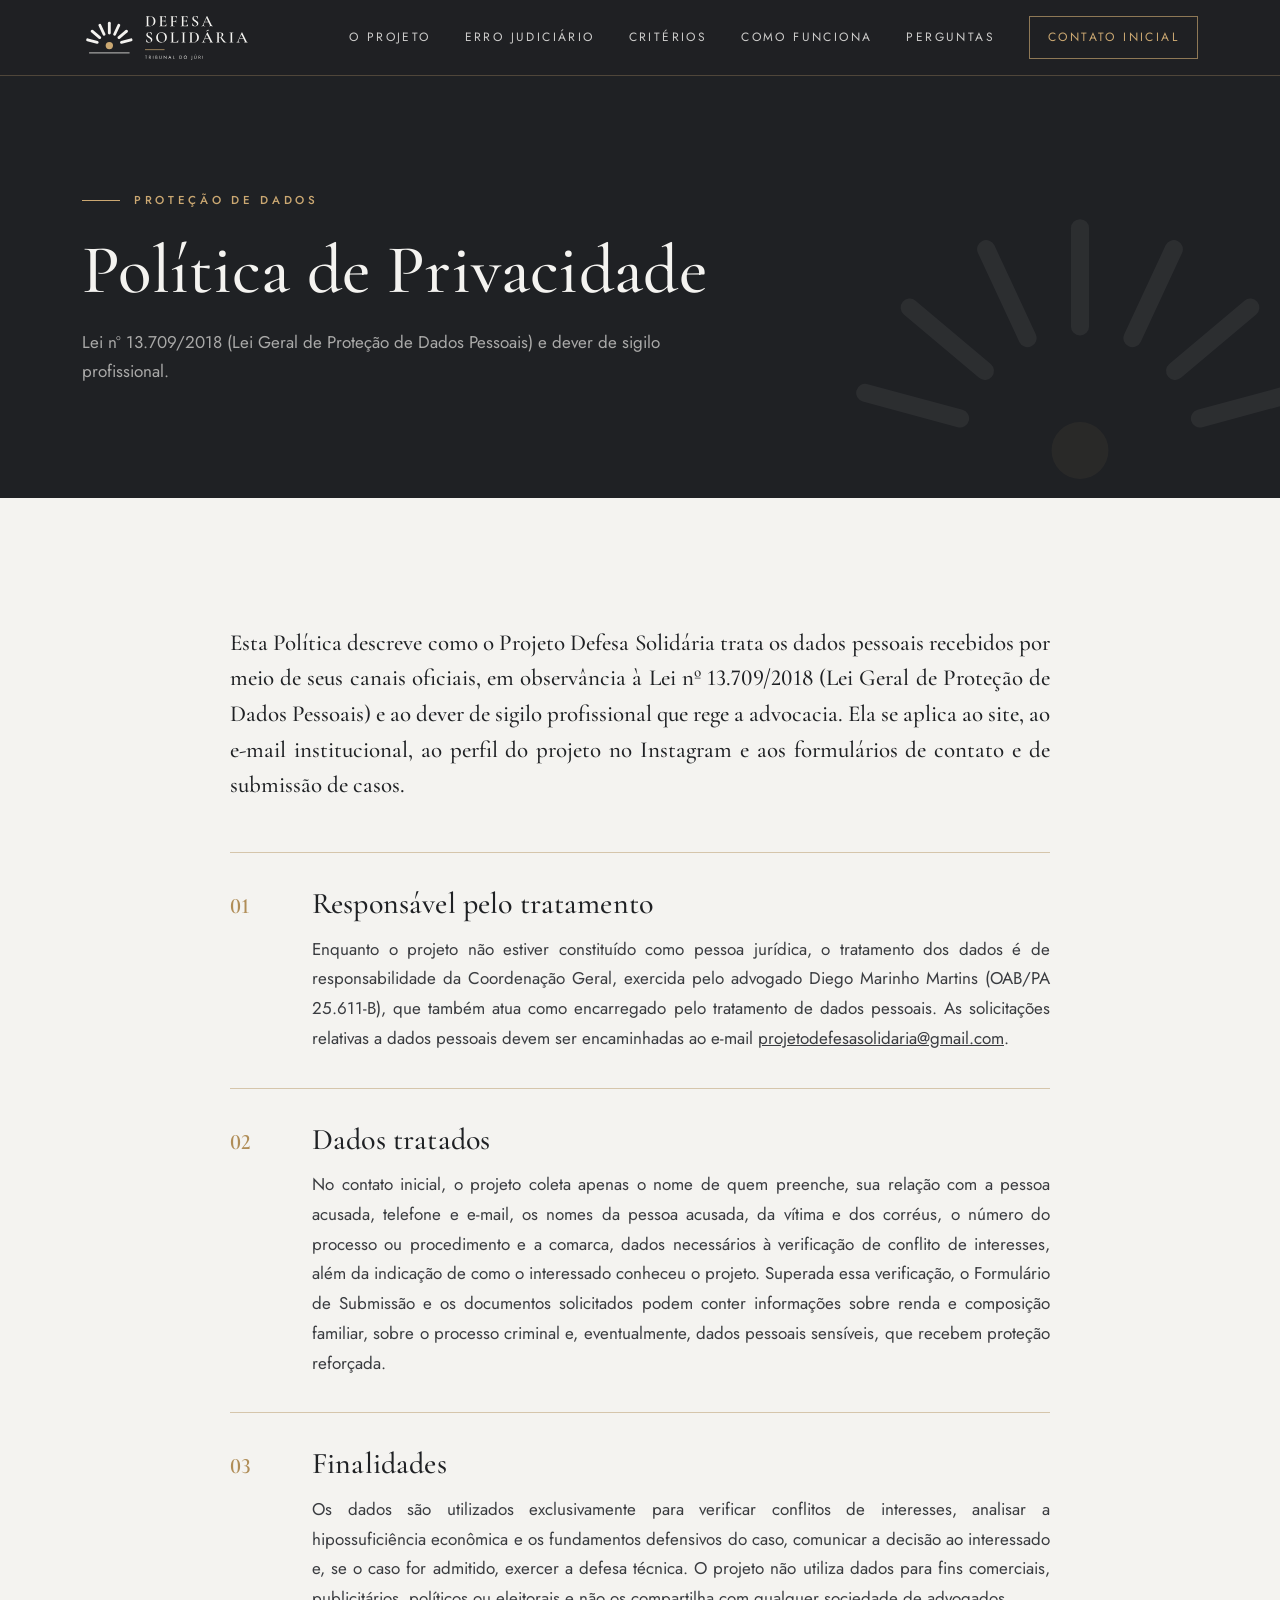
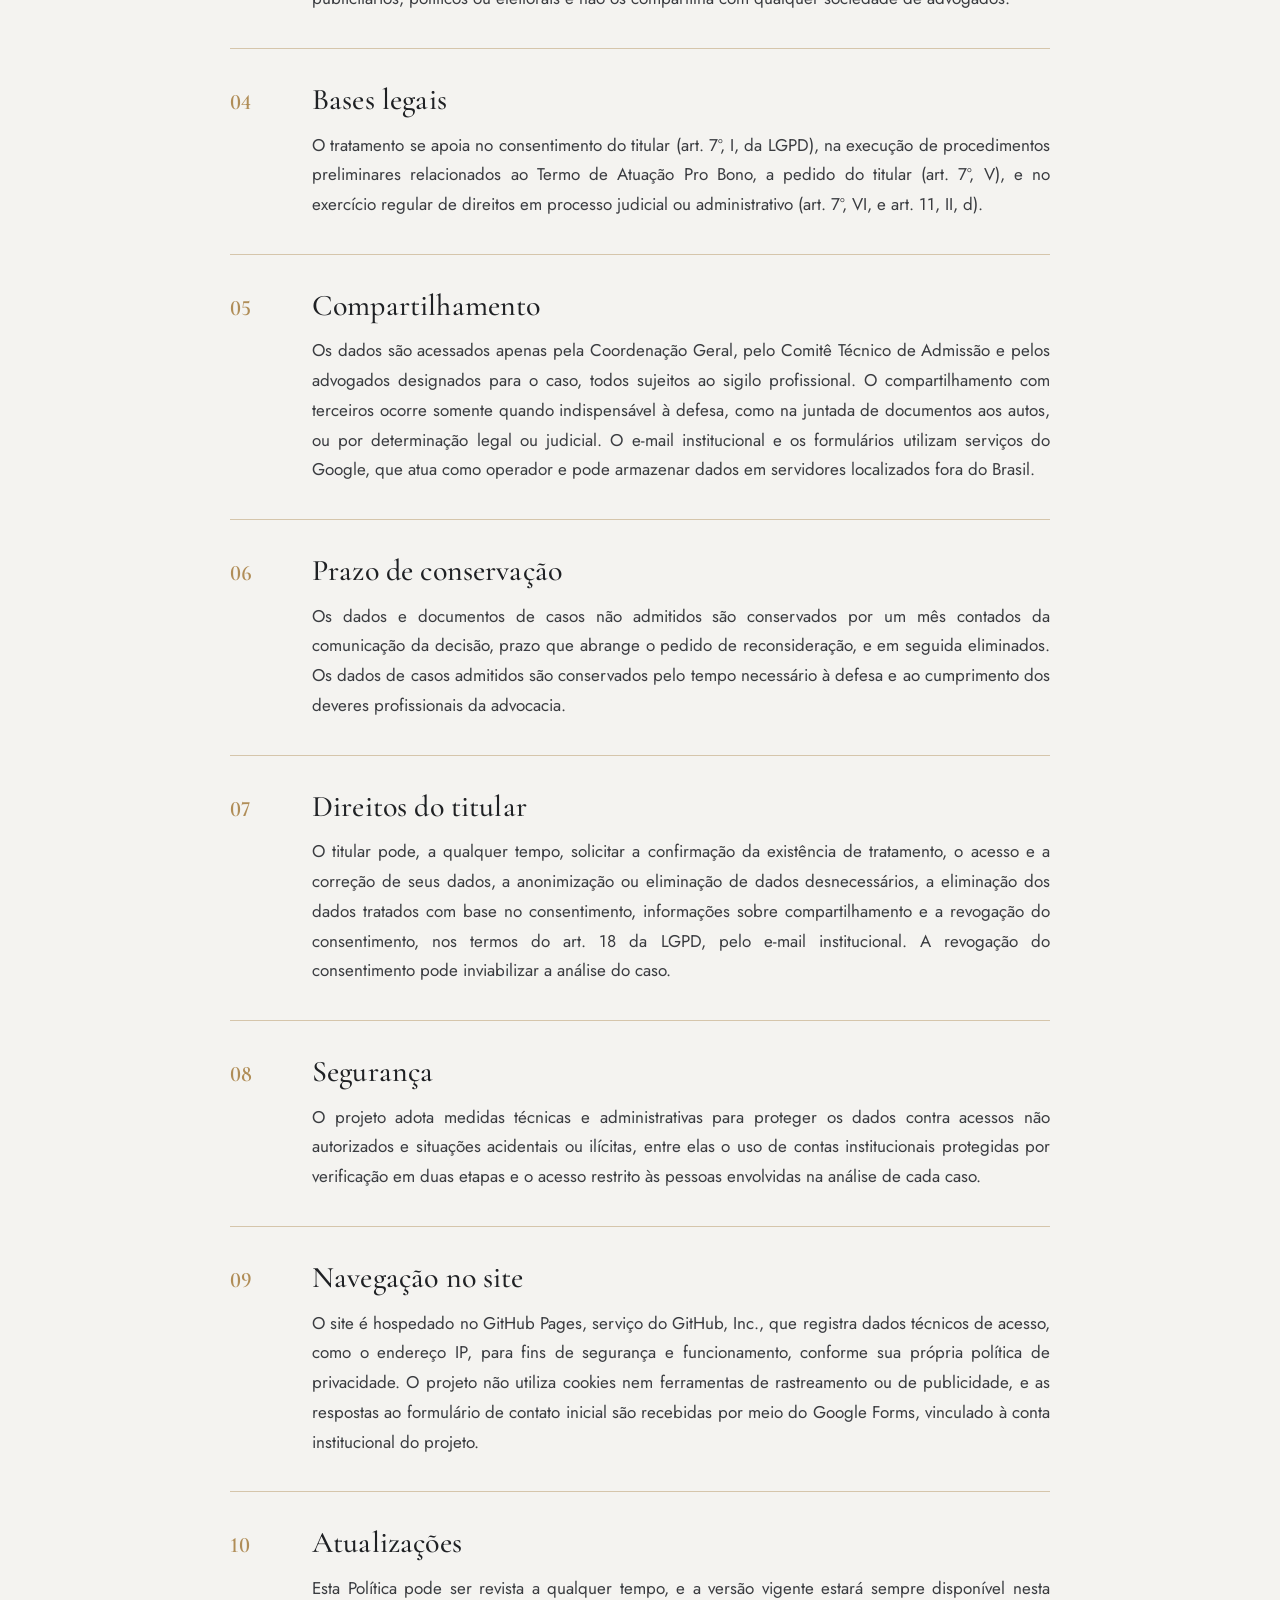
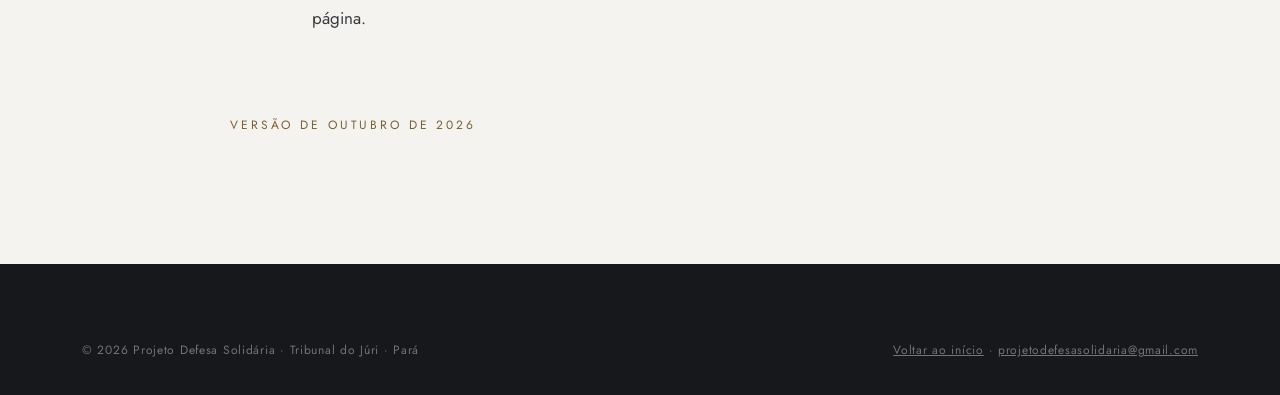
<file: privacidade.html>
<!doctype html>
<html lang="pt-BR">
<head>
<meta charset="utf-8">
<meta name="viewport" content="width=device-width, initial-scale=1">
<title>Política de Privacidade · Defesa Solidária</title>
<meta name="description" content="Política de Privacidade do Projeto Defesa Solidária, em observância à Lei Geral de Proteção de Dados Pessoais.">
<meta name="theme-color" content="#1F2124">
<link rel="canonical" href="https://www.defesasolidaria.com.br/privacidade.html">
<link rel="icon" type="image/svg+xml" href="assets/icone-perfil-grafite.svg">
<link rel="icon" type="image/png" sizes="32x32" href="assets/icone-perfil-grafite-32px.png">
<link rel="apple-touch-icon" href="assets/icone-perfil-grafite-180px.png">
<link rel="stylesheet" href="assets/styles.css">
</head>
<body>
<a class="skip" href="#conteudo">Ir para o conteúdo</a>

<header class="site-header solid" data-sempre-solido="1">
  <div class="wrap">
    <a class="brand" href="index.html" aria-label="Defesa Solidária, início"><img src="assets/logo-horizontal-negativo.svg" alt="Defesa Solidária · Tribunal do Júri" width="488" height="147"></a>
    <nav class="nav" aria-label="Navegação principal">
      <a href="index.html#projeto">O projeto</a>
      <a href="index.html#erro">Erro judiciário</a>
      <a href="index.html#criterios">Critérios</a>
      <a href="index.html#como-funciona">Como funciona</a>
      <a href="index.html#perguntas">Perguntas</a>
      <a class="nav-cta" href="index.html#contato-inicial">Contato inicial</a>
    </nav>
    <button class="menu-btn" type="button" aria-label="Abrir menu" aria-expanded="false"><span></span><span></span><span></span></button>
  </div>
</header>

<main id="conteudo">
  <section class="page-hero on-dark">
    <div class="hero-moldura"></div>
    <svg class="simbolo-fundo" viewBox="0 0 201.2 145" aria-hidden="true"><g stroke="#F4F3F0" stroke-width="7" stroke-linecap="round" fill="none"><line x1="54.2" y1="91.1" x2="17.5" y2="81.2"/><line x1="63.8" y1="72.7" x2="34.7" y2="48.2"/><line x1="80.3" y1="60" x2="64.3" y2="25.6"/><line x1="100.6" y1="55.5" x2="100.6" y2="17.5"/><line x1="120.9" y1="60" x2="136.9" y2="25.6"/><line x1="137.4" y1="72.7" x2="166.5" y2="48.2"/><line x1="147" y1="91.1" x2="183.7" y2="81.2"/></g><circle cx="100.6" cy="103.5" r="11" fill="#CBA872"/><line x1="24.6" y1="131.5" x2="176.6" y2="131.5" stroke="#F4F3F0" stroke-width="2" stroke-linecap="round"/></svg>
    <div class="wrap" style="position:relative">
      <div class="eyebrow light">Proteção de dados</div>
      <h1>Política de Privacidade</h1>
      <p>Lei nº 13.709/2018 (Lei Geral de Proteção de Dados Pessoais) e dever de sigilo profissional.</p>
    </div>
  </section>

  <section class="section">
    <div class="wrap">
      <article class="doc">
        <p class="intro">Esta Política descreve como o Projeto Defesa Solidária trata os dados pessoais recebidos por meio de seus canais oficiais, em observância à Lei nº 13.709/2018 (Lei Geral de Proteção de Dados Pessoais) e ao dever de sigilo profissional que rege a advocacia. Ela se aplica ao site, ao e-mail institucional, ao perfil do projeto no Instagram e aos formulários de contato e de submissão de casos.</p>

        <section><div class="n">01</div><div><h2>Responsável pelo tratamento</h2><p>Enquanto o projeto não estiver constituído como pessoa jurídica, o tratamento dos dados é de responsabilidade da Coordenação Geral, exercida pelo advogado Diego Marinho Martins (OAB/PA 25.611-B), que também atua como encarregado pelo tratamento de dados pessoais. As solicitações relativas a dados pessoais devem ser encaminhadas ao e-mail <a href="mailto:projetodefesasolidaria@gmail.com">projetodefesasolidaria@gmail.com</a>.</p></div></section>

        <section><div class="n">02</div><div><h2>Dados tratados</h2><p>No contato inicial, o projeto coleta apenas o nome de quem preenche, sua relação com a pessoa acusada, telefone e e-mail, os nomes da pessoa acusada, da vítima e dos corréus, o número do processo ou procedimento e a comarca, dados necessários à verificação de conflito de interesses, além da indicação de como o interessado conheceu o projeto. Superada essa verificação, o Formulário de Submissão e os documentos solicitados podem conter informações sobre renda e composição familiar, sobre o processo criminal e, eventualmente, dados pessoais sensíveis, que recebem proteção reforçada.</p></div></section>

        <section><div class="n">03</div><div><h2>Finalidades</h2><p>Os dados são utilizados exclusivamente para verificar conflitos de interesses, analisar a hipossuficiência econômica e os fundamentos defensivos do caso, comunicar a decisão ao interessado e, se o caso for admitido, exercer a defesa técnica. O projeto não utiliza dados para fins comerciais, publicitários, políticos ou eleitorais e não os compartilha com qualquer sociedade de advogados.</p></div></section>

        <section><div class="n">04</div><div><h2>Bases legais</h2><p>O tratamento se apoia no consentimento do titular (art. 7º, I, da LGPD), na execução de procedimentos preliminares relacionados ao Termo de Atuação Pro Bono, a pedido do titular (art. 7º, V), e no exercício regular de direitos em processo judicial ou administrativo (art. 7º, VI, e art. 11, II, d).</p></div></section>

        <section><div class="n">05</div><div><h2>Compartilhamento</h2><p>Os dados são acessados apenas pela Coordenação Geral, pelo Comitê Técnico de Admissão e pelos advogados designados para o caso, todos sujeitos ao sigilo profissional. O compartilhamento com terceiros ocorre somente quando indispensável à defesa, como na juntada de documentos aos autos, ou por determinação legal ou judicial. O e-mail institucional e os formulários utilizam serviços do Google, que atua como operador e pode armazenar dados em servidores localizados fora do Brasil.</p></div></section>

        <section><div class="n">06</div><div><h2>Prazo de conservação</h2><p>Os dados e documentos de casos não admitidos são conservados por um mês contados da comunicação da decisão, prazo que abrange o pedido de reconsideração, e em seguida eliminados. Os dados de casos admitidos são conservados pelo tempo necessário à defesa e ao cumprimento dos deveres profissionais da advocacia.</p></div></section>

        <section><div class="n">07</div><div><h2>Direitos do titular</h2><p>O titular pode, a qualquer tempo, solicitar a confirmação da existência de tratamento, o acesso e a correção de seus dados, a anonimização ou eliminação de dados desnecessários, a eliminação dos dados tratados com base no consentimento, informações sobre compartilhamento e a revogação do consentimento, nos termos do art. 18 da LGPD, pelo e-mail institucional. A revogação do consentimento pode inviabilizar a análise do caso.</p></div></section>

        <section><div class="n">08</div><div><h2>Segurança</h2><p>O projeto adota medidas técnicas e administrativas para proteger os dados contra acessos não autorizados e situações acidentais ou ilícitas, entre elas o uso de contas institucionais protegidas por verificação em duas etapas e o acesso restrito às pessoas envolvidas na análise de cada caso.</p></div></section>

        <section><div class="n">09</div><div><h2>Navegação no site</h2><p>O site é hospedado no GitHub Pages, serviço do GitHub, Inc., que registra dados técnicos de acesso, como o endereço IP, para fins de segurança e funcionamento, conforme sua própria política de privacidade. O projeto não utiliza cookies nem ferramentas de rastreamento ou de publicidade, e as respostas ao formulário de contato inicial são recebidas por meio do Google Forms, vinculado à conta institucional do projeto.</p></div></section>

        <section><div class="n">10</div><div><h2>Atualizações</h2><p>Esta Política pode ser revista a qualquer tempo, e a versão vigente estará sempre disponível nesta página.</p></div></section>

        <p class="versao">Versão de outubro de 2026</p>
      </article>
    </div>
  </section>
</main>

<footer class="site-footer">
  <div class="wrap">
    <div class="footer-base" style="border-top:0;padding-top:0">
      <span>© <span data-ano>2026</span> Projeto Defesa Solidária · Tribunal do Júri · Pará</span>
      <span><a href="index.html" style="color:inherit">Voltar ao início</a> · <a href="mailto:projetodefesasolidaria@gmail.com" style="color:inherit">projetodefesasolidaria@gmail.com</a></span>
    </div>
  </div>
</footer>

<script src="assets/site.js"></script>
</body>
</html>
</file>
<file: assets/styles.css>
/* Defesa Solidária · folha de estilos do site institucional */

@font-face{font-family:"Cormorant Garamond";font-style:normal;font-weight:400;font-display:swap;src:url(fonts/cormorant-garamond-latin-400-normal.woff2) format("woff2")}
@font-face{font-family:"Cormorant Garamond";font-style:italic;font-weight:400;font-display:swap;src:url(fonts/cormorant-garamond-latin-400-italic.woff2) format("woff2")}
@font-face{font-family:"Cormorant Garamond";font-style:normal;font-weight:500;font-display:swap;src:url(fonts/cormorant-garamond-latin-500-normal.woff2) format("woff2")}
@font-face{font-family:"Cormorant Garamond";font-style:italic;font-weight:500;font-display:swap;src:url(fonts/cormorant-garamond-latin-500-italic.woff2) format("woff2")}
@font-face{font-family:"Cormorant Garamond";font-style:normal;font-weight:600;font-display:swap;src:url(fonts/cormorant-garamond-latin-600-normal.woff2) format("woff2")}
@font-face{font-family:"Cormorant Garamond";font-style:italic;font-weight:600;font-display:swap;src:url(fonts/cormorant-garamond-latin-600-italic.woff2) format("woff2")}
@font-face{font-family:"Jost";font-style:normal;font-weight:300;font-display:swap;src:url(fonts/jost-latin-300-normal.woff2) format("woff2")}
@font-face{font-family:"Jost";font-style:normal;font-weight:400;font-display:swap;src:url(fonts/jost-latin-400-normal.woff2) format("woff2")}
@font-face{font-family:"Jost";font-style:normal;font-weight:500;font-display:swap;src:url(fonts/jost-latin-500-normal.woff2) format("woff2")}

:root{
  --grafite:#1F2124;
  --grafite-2:#26292D;
  --grafite-3:#17181B;
  --gelo:#F4F3F0;
  --papel:#FBFAF8;
  --pedra:#EAE7E1;
  --ouro:#B08D57;
  --ouro-claro:#CBA872;
  --ouro-escuro:#7A5F33;
  --tinta:#3A3C40;
  --tinta-suave:#55575B;
  --linha:rgba(31,33,36,.12);
  --linha-ouro:rgba(176,141,87,.45);
  --serif:"Cormorant Garamond",Georgia,"Times New Roman",serif;
  --sans:"Jost","Helvetica Neue",Arial,sans-serif;
  --wrap:1180px;
  --ease:cubic-bezier(.2,.7,.2,1);
}

*,*::before,*::after{box-sizing:border-box}
html{scroll-behavior:smooth;-webkit-text-size-adjust:100%}
section[id],.form-card{scroll-margin-top:84px}
body{margin:0;background:var(--gelo);color:var(--tinta);font-family:var(--sans);font-weight:400;font-size:17px;line-height:1.75;-webkit-font-smoothing:antialiased;text-rendering:optimizeLegibility;font-variant-numeric:lining-nums}
img,svg{display:block;max-width:100%}
img{height:auto}
a{color:inherit}
p{margin:0 0 1.1em}
h1,h2,h3,h4{font-family:var(--serif);font-weight:500;color:var(--grafite);margin:0;line-height:1.12;letter-spacing:.005em}
strong{font-weight:500;color:var(--grafite)}
::selection{background:var(--ouro-claro);color:var(--grafite)}
:focus-visible{outline:2px solid var(--ouro);outline-offset:3px}

.wrap{width:100%;max-width:var(--wrap);margin:0 auto;padding:0 32px}
.skip{position:absolute;left:-9999px;top:0;background:var(--ouro);color:var(--grafite);padding:10px 16px;z-index:100}
.skip:focus{left:16px;top:16px}

/* ---------- rótulos e títulos ---------- */
.eyebrow{display:flex;align-items:center;gap:14px;font-family:var(--sans);font-size:11.5px;font-weight:500;letter-spacing:.32em;text-transform:uppercase;color:var(--ouro-escuro);margin-bottom:22px}
.eyebrow::before{content:"";width:38px;height:1px;background:var(--ouro)}
.eyebrow.center{justify-content:center}
.eyebrow.center::after{content:"";width:38px;height:1px;background:var(--ouro)}
.on-dark .eyebrow,.eyebrow.light{color:var(--ouro-claro)}
.on-dark .eyebrow::before,.on-dark .eyebrow::after{background:var(--ouro-claro)}
.h2{font-size:clamp(34px,4.2vw,52px);font-weight:500}
.h2 em{font-style:italic;color:var(--ouro-escuro);font-weight:500}
.on-dark .h2 em{color:var(--ouro-claro)}
.lead{font-family:var(--serif);font-size:clamp(21px,2vw,24px);line-height:1.5;font-weight:500;color:var(--grafite)}
.on-dark{color:rgba(244,243,240,.78)}
.on-dark h1,.on-dark h2,.on-dark h3,.on-dark .lead,.on-dark strong{color:var(--gelo)}
.section{padding:clamp(84px,10vw,132px) 0;position:relative}
.section-head{max-width:760px;margin-bottom:56px}
.section-head.center{margin-left:auto;margin-right:auto;text-align:center}
.section-head p{margin-top:22px}

/* ---------- botões ---------- */
.btn{display:inline-flex;align-items:center;justify-content:center;gap:12px;min-height:52px;padding:0 30px;font-family:var(--sans);font-size:12.5px;font-weight:500;letter-spacing:.24em;text-transform:uppercase;text-decoration:none;border:1px solid transparent;cursor:pointer;transition:background .35s var(--ease),color .35s var(--ease),border-color .35s var(--ease),transform .35s var(--ease)}
.btn-ouro{background:var(--ouro);color:var(--grafite);border-color:var(--ouro)}
.btn-ouro:hover{background:var(--ouro-claro);border-color:var(--ouro-claro)}
.btn-linha{background:transparent;color:var(--gelo);border-color:rgba(203,168,114,.6)}
.btn-linha:hover{border-color:var(--ouro-claro);background:rgba(203,168,114,.08)}
.btn-grafite{background:var(--grafite);color:var(--gelo);border-color:var(--grafite)}
.btn-grafite:hover{background:var(--grafite-2)}
.btn .seta{width:18px;height:1px;background:currentColor;position:relative;transition:width .35s var(--ease)}
.btn .seta::after{content:"";position:absolute;right:0;top:-3px;width:7px;height:7px;border-top:1px solid currentColor;border-right:1px solid currentColor;transform:rotate(45deg)}
.btn:hover .seta{width:26px}

/* ---------- cabeçalho ---------- */
.site-header{position:fixed;inset:0 0 auto 0;z-index:50;transition:background .4s var(--ease),box-shadow .4s var(--ease),padding .4s var(--ease);padding:48px 0 22px}
.site-header.solid{background:rgba(31,33,36,.97);box-shadow:0 1px 0 rgba(203,168,114,.28);padding:12px 0;backdrop-filter:blur(6px)}
.site-header .wrap{display:flex;align-items:center;justify-content:space-between;gap:24px}
.brand{display:block;width:196px;flex-shrink:0;transition:width .4s var(--ease)}
.site-header.solid .brand{width:170px}
.nav{display:flex;align-items:center;gap:34px}
.nav a{font-size:12px;font-weight:400;letter-spacing:.2em;text-transform:uppercase;text-decoration:none;color:rgba(244,243,240,.82);position:relative;padding:6px 0;transition:color .3s}
.nav a::after{content:"";position:absolute;left:0;right:0;bottom:0;height:1px;background:var(--ouro-claro);transform:scaleX(0);opacity:0;transform-origin:left;transition:transform .4s var(--ease),opacity .3s}
.nav a:hover{color:var(--gelo)}
.nav a:hover::after,.nav a.ativo::after{transform:scaleX(1);opacity:1}
.nav .nav-cta{border:1px solid rgba(203,168,114,.65);padding:10px 18px;color:var(--ouro-claro)}
.nav .nav-cta::after{display:none}
.nav .nav-cta:hover{background:var(--ouro);border-color:var(--ouro);color:var(--grafite)}
.menu-btn{display:none;width:44px;height:44px;border:1px solid rgba(203,168,114,.5);background:transparent;cursor:pointer;position:relative}
.menu-btn span{position:absolute;left:12px;right:12px;height:1px;background:var(--gelo);transition:transform .35s var(--ease),opacity .25s}
.menu-btn span:nth-child(1){top:16px}.menu-btn span:nth-child(2){top:22px}.menu-btn span:nth-child(3){top:28px}
.menu-aberto .menu-btn span:nth-child(1){transform:translateY(6px) rotate(45deg)}
.menu-aberto .menu-btn span:nth-child(2){opacity:0}
.menu-aberto .menu-btn span:nth-child(3){transform:translateY(-6px) rotate(-45deg)}

/* ---------- hero ---------- */
.hero{position:relative;min-height:100vh;min-height:100svh;background:var(--grafite);color:rgba(244,243,240,.8);display:flex;align-items:center;overflow:hidden;isolation:isolate}
.hero::before{content:"";position:absolute;inset:0;background:radial-gradient(1100px 700px at 78% 70%,rgba(203,168,114,.10),transparent 60%),radial-gradient(900px 600px at 10% 0%,rgba(255,255,255,.04),transparent 60%);z-index:-1}
.hero-moldura{position:absolute;inset:26px;border:1px solid rgba(203,168,114,.28);pointer-events:none;z-index:-1}
.hero-simbolo{position:absolute;right:-5vw;bottom:-3vw;width:min(62vw,860px);opacity:.075;z-index:-1}
.hero-simbolo line{stroke-dasharray:60;stroke-dashoffset:60;animation:traco 1.6s var(--ease) forwards}
.hero-simbolo line:nth-child(2){animation-delay:.12s}.hero-simbolo line:nth-child(3){animation-delay:.24s}.hero-simbolo line:nth-child(4){animation-delay:.36s}.hero-simbolo line:nth-child(5){animation-delay:.48s}.hero-simbolo line:nth-child(6){animation-delay:.60s}.hero-simbolo line:nth-child(7){animation-delay:.72s}
.hero-simbolo .base{stroke-dasharray:160;stroke-dashoffset:160;animation:traco 2s var(--ease) .9s forwards}
.hero-simbolo circle{opacity:0;animation:surge 1.4s var(--ease) 1s forwards}
@keyframes traco{to{stroke-dashoffset:0}}
@keyframes surge{to{opacity:1}}
.hero-inner{padding-top:136px;padding-bottom:150px;max-width:860px}
.hero h1{font-size:clamp(44px,6vw,78px);font-weight:500;line-height:1.02;color:var(--gelo);letter-spacing:-.005em}
.hero h1 em{font-style:italic;color:var(--ouro-claro)}
.hero .lead{margin-top:30px;max-width:640px;color:rgba(244,243,240,.82);font-weight:500}
.hero-acoes{display:flex;flex-wrap:wrap;gap:16px;margin-top:44px}
.hero-selos{display:flex;flex-wrap:wrap;gap:12px 34px;margin-top:52px;font-size:12px;letter-spacing:.2em;text-transform:uppercase;color:rgba(244,243,240,.58)}
.hero-selos span{display:flex;align-items:center;gap:12px}
.hero-selos span::before{content:"";width:6px;height:6px;border-radius:50%;background:var(--ouro-claro)}
.hero-rolar{position:absolute;left:50%;bottom:46px;transform:translateX(-50%);display:flex;flex-direction:column;align-items:center;gap:12px;font-size:10px;letter-spacing:.34em;text-transform:uppercase;color:rgba(244,243,240,.45);text-decoration:none}
.hero-rolar i{display:block;width:1px;height:46px;background:linear-gradient(var(--ouro-claro),transparent);animation:desce 2.4s ease-in-out infinite}
@keyframes desce{0%{transform:scaleY(0);transform-origin:top}45%{transform:scaleY(1);transform-origin:top}55%{transform:scaleY(1);transform-origin:bottom}100%{transform:scaleY(0);transform-origin:bottom}}

/* ---------- pilares ---------- */
.pilares{position:relative;z-index:2;margin-top:-86px}
.pilares-grid{display:grid;grid-template-columns:repeat(3,1fr);background:var(--papel);box-shadow:0 30px 60px -30px rgba(31,33,36,.35);border-top:2px solid var(--ouro)}
.pilar{padding:44px 40px 46px;border-right:1px solid var(--linha)}
.pilar:last-child{border-right:0}
.pilar .num{font-family:var(--serif);font-size:15px;font-weight:600;letter-spacing:.18em;color:var(--ouro)}
.pilar h3{font-size:28px;margin:12px 0 14px}
.pilar p{font-size:15.5px;line-height:1.7;margin:0;color:var(--tinta-suave)}

/* ---------- o projeto ---------- */
.projeto-grid{display:grid;grid-template-columns:1.08fr .92fr;gap:84px;align-items:center}
.projeto-texto p{text-align:justify;hyphens:auto}
.painel{position:relative;padding:0 0 28px 28px}
.painel::before{content:"";position:absolute;left:0;bottom:0;width:calc(100% - 28px);height:calc(100% - 28px);border:1px solid var(--ouro);opacity:.7}
.painel-card{position:relative;background:var(--grafite);color:rgba(244,243,240,.78);padding:64px 52px 54px;overflow:hidden}
.painel-card::after{content:"";position:absolute;inset:14px;border:1px solid rgba(203,168,114,.3);pointer-events:none}
.painel-card svg{width:150px;margin:0 auto 34px}
.painel-card .legenda{font-family:var(--serif);font-size:21px;line-height:1.5;font-style:italic;text-align:center;color:var(--gelo)}
.painel-card .rotulo{display:block;text-align:center;margin-top:24px;font-size:10.5px;letter-spacing:.32em;text-transform:uppercase;color:var(--ouro-claro)}

/* ---------- epígrafe ---------- */
.epigrafe{background:var(--grafite);padding:clamp(80px,9vw,116px) 0;text-align:center;position:relative;overflow:hidden}
.epigrafe::before,.epigrafe::after{content:"";position:absolute;left:50%;width:1px;height:46px;background:var(--ouro-claro);opacity:.6}
.epigrafe::before{top:0}.epigrafe::after{bottom:0}
.epigrafe blockquote{margin:0 auto;max-width:900px;font-family:var(--serif);font-style:italic;font-weight:500;font-size:clamp(30px,3.8vw,48px);line-height:1.28;color:var(--gelo)}
.epigrafe blockquote span{color:var(--ouro-claro)}

/* ---------- missão e valores ---------- */
.missao-box{display:grid;grid-template-columns:220px 1fr;gap:44px;padding:44px 0;border-top:1px solid var(--linha-ouro);border-bottom:1px solid var(--linha-ouro);margin-bottom:64px}
.missao-box .k{font-size:11.5px;font-weight:500;letter-spacing:.3em;text-transform:uppercase;color:var(--ouro-escuro);padding-top:8px}
.missao-box p{font-family:var(--serif);font-size:clamp(22px,2.3vw,28px);line-height:1.48;color:var(--grafite);font-weight:500;margin:0}
.valores{display:grid;grid-template-columns:repeat(5,1fr);gap:0;border-left:1px solid var(--linha)}
.valor{padding:34px 28px 36px;border-right:1px solid var(--linha);position:relative;transition:background .4s var(--ease)}
.valor::before{content:"";position:absolute;left:28px;top:0;width:34px;height:2px;background:var(--ouro);transition:width .5s var(--ease)}
.valor:hover{background:var(--papel)}
.valor:hover::before{width:calc(100% - 56px)}
.valor .n{font-family:var(--serif);font-weight:600;font-size:15px;letter-spacing:.14em;color:var(--ouro);margin-top:6px}
.valor h3{font-size:25px;margin:10px 0 14px;line-height:1.15}
.valor p{font-size:15px;line-height:1.7;color:var(--tinta-suave);margin:0}

/* ---------- erro judiciário ---------- */
.bg-pedra{background:var(--pedra)}
.bg-papel{background:var(--papel)}
.erro-intro{display:grid;grid-template-columns:1fr 1fr;gap:72px;align-items:start;margin-bottom:72px}
.erro-intro p{text-align:justify;hyphens:auto}
.citacao{margin:0;padding:40px 44px;background:var(--grafite);color:var(--gelo);position:relative}
.citacao::before{content:"\201C";position:absolute;left:30px;top:-6px;font-family:var(--serif);font-size:110px;line-height:1;color:var(--ouro-claro);opacity:.55}
.citacao p{font-family:var(--serif);font-style:italic;font-size:25px;line-height:1.45;margin:18px 0 22px;color:var(--gelo)}
.citacao cite{font-style:normal;font-size:11px;letter-spacing:.28em;text-transform:uppercase;color:var(--ouro-claro)}
.erro-cols{display:grid;grid-template-columns:1.15fr .85fr;gap:72px}
.bloco-titulo{font-size:30px;margin-bottom:8px}
.bloco-sub{font-size:15px;color:var(--tinta-suave);margin-bottom:26px}
.fatores{list-style:none;margin:0;padding:0;counter-reset:f}
.fatores li{display:grid;grid-template-columns:54px 1fr;gap:6px;padding:22px 0;border-top:1px solid var(--linha)}
.fatores li:last-child{border-bottom:1px solid var(--linha)}
.fatores li::before{font-variant-numeric:lining-nums;counter-increment:f;content:counter(f,decimal-leading-zero);font-family:var(--serif);font-size:24px;font-weight:600;color:var(--ouro);line-height:1.2}
.fatores h4,.vias h4{font-size:22px;margin-bottom:6px}
.fatores p,.vias p{margin:0;font-size:15.5px;line-height:1.7;color:var(--tinta-suave)}
.vias{display:flex;flex-direction:column;gap:16px}
.via{background:var(--papel);padding:26px 28px 26px 30px;border-left:2px solid var(--ouro);transition:transform .4s var(--ease),box-shadow .4s var(--ease)}
.via:hover{transform:translateX(4px);box-shadow:0 18px 36px -24px rgba(31,33,36,.4)}
.via .ref{display:block;margin-top:10px;font-size:11px;letter-spacing:.22em;text-transform:uppercase;color:var(--ouro-escuro)}

/* ---------- atuação ---------- */
.fases{display:grid;grid-template-columns:repeat(6,1fr);position:relative;margin-top:12px}
.fases::before{content:"";position:absolute;left:0;right:0;top:27px;height:1px;background:var(--linha-ouro)}
.fase{position:relative;padding:0 14px 0 0}
.fase .marco{font-variant-numeric:lining-nums;width:55px;height:55px;border-radius:50%;background:var(--gelo);border:1px solid var(--ouro);display:flex;align-items:center;justify-content:center;font-family:var(--serif);font-size:19px;font-weight:600;color:var(--ouro-escuro);position:relative;transition:background .4s,color .4s}
.fase:hover .marco{background:var(--grafite);color:var(--ouro-claro)}
.fase h4{font-size:21px;margin:22px 0 8px;line-height:1.2}
.fase p{font-size:14.5px;line-height:1.65;color:var(--tinta-suave);margin:0}
.nota{margin-top:52px;padding:22px 28px;border:1px dashed var(--linha-ouro);font-size:15px;color:var(--tinta-suave)}
.nota strong{font-weight:500}

/* ---------- critérios ---------- */
.criterios{background:var(--grafite);overflow:hidden}
.criterios .simbolo-fundo{position:absolute;right:-140px;top:60px;width:560px;opacity:.035;pointer-events:none}
.req-grid{display:grid;grid-template-columns:repeat(4,1fr);gap:1px;background:rgba(203,168,114,.22);border:1px solid rgba(203,168,114,.22)}
.req{background:var(--grafite);padding:38px 32px 40px;transition:background .4s var(--ease)}
.req:hover{background:var(--grafite-2)}
.req .n{font-family:var(--serif);font-size:44px;line-height:1;font-weight:500;color:var(--ouro-claro);font-style:italic}
.req h3{font-size:25px;margin:22px 0 14px;color:var(--gelo)}
.req p{font-size:15px;line-height:1.72;margin:0;color:rgba(244,243,240,.68)}
.natureza{display:grid;grid-template-columns:1fr 1fr;gap:56px;margin-top:64px;padding-top:52px;border-top:1px solid rgba(203,168,114,.25)}
.natureza h3{font-size:28px;margin-bottom:16px}
.natureza p{text-align:justify;hyphens:auto;font-size:16px}

/* ---------- como funciona ---------- */
.etapas{display:grid;grid-template-columns:repeat(3,1fr);gap:28px}
.etapa{background:var(--papel);padding:40px 36px 42px;position:relative;border-bottom:2px solid transparent;transition:border-color .4s var(--ease),transform .4s var(--ease),box-shadow .4s var(--ease)}
.etapa:hover{border-color:var(--ouro);transform:translateY(-4px);box-shadow:0 26px 50px -32px rgba(31,33,36,.45)}
.etapa .n{font-variant-numeric:lining-nums;display:flex;align-items:center;gap:14px;font-family:var(--serif);font-size:44px;font-weight:500;color:var(--ouro);line-height:1}
.etapa .n::after{content:"";flex:1;height:1px;background:var(--linha-ouro)}
.etapa h3{font-size:26px;margin:24px 0 12px}
.etapa p{font-size:15.5px;line-height:1.72;color:var(--tinta-suave);margin:0}
.etapa .prazo{display:inline-block;margin-top:18px;font-size:11px;letter-spacing:.22em;text-transform:uppercase;color:var(--ouro-escuro);border:1px solid var(--linha-ouro);padding:6px 12px}

/* ---------- contato inicial ---------- */
.contato-grid{display:grid;grid-template-columns:.9fr 1.1fr;gap:72px;align-items:start}
.contato-info{position:sticky;top:110px}
.contato-info p{text-align:justify;hyphens:auto}
.vagas{margin:34px 0 30px;background:var(--grafite);color:var(--gelo);padding:30px 32px;display:grid;grid-template-columns:auto 1fr;gap:22px;align-items:center}
.vagas .num{font-variant-numeric:lining-nums;font-family:var(--serif);font-size:58px;line-height:.9;font-weight:500;color:var(--ouro-claro)}
.vagas .num small{font-size:26px;color:rgba(244,243,240,.5)}
.vagas .k{font-size:11px;letter-spacing:.3em;text-transform:uppercase;color:var(--ouro-claro)}
.vagas .t{font-family:var(--serif);font-size:21px;line-height:1.35;margin-top:4px}
.vagas .d{font-size:12.5px;color:rgba(244,243,240,.55);margin-top:6px}
.avisos{list-style:none;padding:0;margin:0}
.avisos li{position:relative;padding:14px 0 14px 30px;border-top:1px solid var(--linha);font-size:15px;line-height:1.65;color:var(--tinta-suave)}
.avisos li:last-child{border-bottom:1px solid var(--linha)}
.avisos li::before{content:"";position:absolute;left:4px;top:24px;width:9px;height:9px;border:1px solid var(--ouro);transform:rotate(45deg)}

.form-card{background:var(--papel);padding:48px 48px 44px;box-shadow:0 40px 80px -48px rgba(31,33,36,.5);border-top:2px solid var(--ouro);position:relative}
.form-card h3{font-size:30px}
.form-card .sub{font-size:14.5px;color:var(--tinta-suave);margin:8px 0 0}
fieldset{border:0;margin:34px 0 0;padding:0}
legend{display:flex;align-items:center;gap:12px;width:100%;font-size:11px;font-weight:500;letter-spacing:.28em;text-transform:uppercase;color:var(--ouro-escuro);margin-bottom:18px;padding:0}
legend::after{content:"";flex:1;height:1px;background:var(--linha-ouro)}
.campos{display:grid;grid-template-columns:1fr 1fr;gap:18px 20px}
.campo{display:flex;flex-direction:column;gap:7px}
.campo.full{grid-column:1/-1}
.campo label,.grupo-titulo{font-size:13.5px;font-weight:400;color:var(--grafite)}
.campo label .req-mark,.grupo-titulo .req-mark{color:var(--ouro-escuro)}
.campo .ajuda{font-size:12.5px;color:var(--tinta-suave);line-height:1.5}
.campo input,.campo select,.campo textarea{width:100%;font-family:var(--sans);font-size:15.5px;font-weight:400;color:var(--grafite);background:var(--gelo);border:1px solid transparent;border-bottom:1px solid rgba(31,33,36,.28);padding:13px 14px;border-radius:0;outline:none;transition:border-color .3s,background .3s,box-shadow .3s;appearance:none;-webkit-appearance:none}
.campo textarea{min-height:84px;resize:vertical;line-height:1.55}
.campo select{background-image:linear-gradient(45deg,transparent 50%,var(--ouro-escuro) 50%),linear-gradient(135deg,var(--ouro-escuro) 50%,transparent 50%);background-position:calc(100% - 20px) 54%,calc(100% - 15px) 54%;background-size:5px 5px;background-repeat:no-repeat;padding-right:40px}
.campo input:focus,.campo select:focus,.campo textarea:focus{background:#fff;border-color:var(--ouro);box-shadow:0 0 0 3px rgba(176,141,87,.15)}
.campo.erro input,.campo.erro select,.campo.erro textarea{border-color:#A2463B;background:#FBF1EF}
.campo .msg-erro{display:none;font-size:12.5px;color:#A2463B}
.campo.erro .msg-erro{display:block}
.opcoes{display:flex;gap:10px;flex-wrap:wrap}
.opcao{position:relative}
.opcao input{position:absolute;opacity:0;pointer-events:none}
.opcao span{display:inline-block;padding:11px 20px;border:1px solid rgba(31,33,36,.22);font-size:14.5px;cursor:pointer;transition:all .3s}
.opcao input:checked+span{background:var(--grafite);color:var(--gelo);border-color:var(--grafite)}
.opcao input:focus-visible+span{outline:2px solid var(--ouro);outline-offset:2px}
.declaracoes{display:flex;flex-direction:column;gap:12px}
.check{display:grid;grid-template-columns:22px 1fr;gap:12px;font-size:14px;line-height:1.6;color:var(--tinta);cursor:pointer}
.check input{appearance:none;-webkit-appearance:none;width:20px;height:20px;border:1px solid rgba(31,33,36,.35);background:#fff;margin:2px 0 0;cursor:pointer;position:relative;transition:all .25s}
.check input:checked{background:var(--grafite);border-color:var(--grafite)}
.check input:checked::after{content:"";position:absolute;left:6px;top:2px;width:6px;height:11px;border-right:2px solid var(--ouro-claro);border-bottom:2px solid var(--ouro-claro);transform:rotate(45deg)}
.check.erro input{border-color:#A2463B}
.check a{color:var(--ouro-escuro)}
.hp{position:absolute!important;left:-9999px!important;width:1px;height:1px;overflow:hidden}
.form-rodape{display:flex;align-items:center;justify-content:space-between;gap:20px;margin-top:34px;flex-wrap:wrap}
.form-rodape small{font-size:12.5px;color:var(--tinta-suave);max-width:300px;line-height:1.55}
.btn[disabled]{opacity:.6;cursor:wait}
.form-status{display:none;margin-top:22px;padding:18px 20px;font-size:14.5px;line-height:1.6}
.form-status.erro{display:block;background:#FBF1EF;border-left:2px solid #A2463B;color:#6E2F27}
.sucesso{display:none;text-align:center;padding:30px 10px 10px}
.sucesso svg{width:92px;margin:0 auto 26px}
.sucesso h3{font-size:34px;margin-bottom:16px}
.sucesso p{font-size:16px;color:var(--tinta-suave);max-width:470px;margin:0 auto 14px}
.form-card.enviado form{display:none}
.form-card.enviado .sucesso{display:block}
.fechado{display:none;text-align:center;padding:20px 6px}
.fechado h3{font-size:30px;margin:14px 0 14px}
.form-card.canal-fechado form{display:none}
.form-card.canal-fechado .fechado{display:block}

/* ---------- quem conduz / contato ---------- */
.conduz-grid{display:grid;grid-template-columns:1fr 1fr 1fr;gap:28px}
.conduz{padding:36px 34px;border:1px solid var(--linha);background:var(--gelo)}
.conduz .k{font-size:11px;letter-spacing:.28em;text-transform:uppercase;color:var(--ouro-escuro)}
.conduz h3{font-size:26px;margin:14px 0 8px}
.conduz p{font-size:15px;line-height:1.7;color:var(--tinta-suave);margin:0}
.conduz a{color:var(--grafite);text-decoration-color:var(--ouro);text-underline-offset:4px}

/* ---------- perguntas frequentes ---------- */
.faq{max-width:900px;margin:0 auto;border-top:1px solid var(--linha-ouro)}
.faq details{border-bottom:1px solid var(--linha-ouro)}
.faq summary{list-style:none;cursor:pointer;display:flex;align-items:center;justify-content:space-between;gap:24px;padding:26px 4px;font-family:var(--serif);font-size:23px;font-weight:500;color:var(--grafite);transition:color .3s}
.faq summary::-webkit-details-marker{display:none}
.faq summary:hover{color:var(--ouro-escuro)}
.faq summary i{flex-shrink:0;width:30px;height:30px;border:1px solid var(--linha-ouro);border-radius:50%;position:relative;transition:transform .4s var(--ease),background .3s}
.faq summary i::before,.faq summary i::after{content:"";position:absolute;left:50%;top:50%;width:11px;height:1px;background:var(--ouro-escuro);transform:translate(-50%,-50%)}
.faq summary i::after{transform:translate(-50%,-50%) rotate(90deg);transition:transform .4s var(--ease)}
.faq details[open] summary i{background:var(--grafite);border-color:var(--grafite)}
.faq details[open] summary i::before,.faq details[open] summary i::after{background:var(--ouro-claro)}
.faq details[open] summary i::after{transform:translate(-50%,-50%) rotate(0)}
.faq .resp{padding:0 60px 28px 4px;font-size:16px;color:var(--tinta-suave)}
.faq .resp p:last-child{margin:0}

/* ---------- parceiros ---------- */
.parceiros{background:var(--grafite);position:relative;overflow:hidden}
.parceiros-inner{display:grid;grid-template-columns:1.2fr .8fr;gap:64px;align-items:center}
.parceiros p{font-size:16.5px}
.contatos{display:flex;flex-direction:column;gap:2px}
.contato-item{display:flex;align-items:center;gap:18px;padding:22px 24px;background:rgba(255,255,255,.03);border:1px solid rgba(203,168,114,.22);text-decoration:none;color:var(--gelo);transition:background .35s,border-color .35s}
.contato-item:hover{background:rgba(203,168,114,.08);border-color:var(--ouro-claro)}
.contato-item svg{width:22px;height:22px;flex-shrink:0;stroke:var(--ouro-claro)}
.contato-item .k{display:block;font-size:10.5px;letter-spacing:.28em;text-transform:uppercase;color:var(--ouro-claro)}
.contato-item .v{display:block;font-family:var(--serif);font-size:21px;line-height:1.3;word-break:break-word}

/* ---------- rodapé ---------- */
.site-footer{background:var(--grafite-3);color:rgba(244,243,240,.6);padding:76px 0 34px;font-size:14px}
.footer-grid{display:grid;grid-template-columns:1.3fr 1fr 1fr;gap:56px;padding-bottom:52px;border-bottom:1px solid rgba(203,168,114,.2)}
.footer-grid .marca{width:220px;margin-bottom:24px}
.footer-grid p{margin:0;line-height:1.7}
.footer-grid h4{font-family:var(--sans);font-size:11px;font-weight:500;letter-spacing:.3em;text-transform:uppercase;color:var(--ouro-claro);margin-bottom:18px}
.footer-grid ul{list-style:none;margin:0;padding:0}
.footer-grid li{margin-bottom:8px}
.footer-grid a{text-decoration:none;color:rgba(244,243,240,.72);transition:color .3s}
.footer-grid a:hover{color:var(--ouro-claro)}
.footer-base{display:flex;justify-content:space-between;gap:20px;flex-wrap:wrap;padding-top:26px;font-size:12px;letter-spacing:.06em;color:rgba(244,243,240,.42)}

/* ---------- página interna (política) ---------- */
.page-hero{background:var(--grafite);padding:190px 0 92px;position:relative;overflow:hidden}
.page-hero .hero-moldura{inset:22px}
.page-hero h1{font-size:clamp(42px,5.4vw,70px);color:var(--gelo);font-weight:500}
.page-hero p{margin-top:18px;color:rgba(244,243,240,.65);max-width:620px}
.page-hero .simbolo-fundo{position:absolute;right:-60px;bottom:-60px;width:520px;opacity:.06}
.doc{max-width:820px;margin:0 auto}
.doc .intro{font-family:var(--serif);font-size:23px;line-height:1.55;color:var(--grafite);font-weight:500;margin-bottom:48px}
.doc section{display:grid;grid-template-columns:72px 1fr;gap:10px;padding:34px 0;border-top:1px solid var(--linha-ouro)}
.doc section .n{font-variant-numeric:lining-nums;font-family:var(--serif);font-size:22px;font-weight:600;color:var(--ouro)}
.doc h2{font-size:30px;margin-bottom:14px}
.doc p{text-align:justify;hyphens:auto;margin:0}
.doc .versao{margin-top:48px;font-size:12px;letter-spacing:.24em;text-transform:uppercase;color:var(--ouro-escuro)}

/* ---------- animação de entrada ---------- */
.revela{opacity:0;transform:translateY(26px);transition:opacity 1s var(--ease),transform 1s var(--ease)}
.revela.visivel{opacity:1;transform:none}
.revela.d1{transition-delay:.1s}.revela.d2{transition-delay:.2s}.revela.d3{transition-delay:.3s}.revela.d4{transition-delay:.4s}.revela.d5{transition-delay:.5s}

@media (prefers-reduced-motion:reduce){
  html{scroll-behavior:auto}
  *,*::before,*::after{animation:none!important;transition:none!important}
  .revela{opacity:1;transform:none}
  .hero-simbolo line,.hero-simbolo .base{stroke-dashoffset:0}
  .hero-simbolo circle{opacity:1}
}

/* ---------- responsivo ---------- */
@media (max-width:1100px){
  .nav{gap:24px}
  .valores{grid-template-columns:repeat(3,1fr);border-left:0}
  .valor{border:1px solid var(--linha);margin:-1px 0 0 -1px}
  .req-grid{grid-template-columns:1fr 1fr}
  .fases{grid-template-columns:repeat(3,1fr);row-gap:44px}
  .fases::before{display:none}
}
@media (max-width:960px){
  .contato-info{position:static}
  .menu-btn{display:block}
  .nav{position:fixed;inset:0;background:var(--grafite);flex-direction:column;justify-content:center;gap:28px;opacity:0;visibility:hidden;transition:opacity .4s var(--ease),visibility .4s}
  .nav a{font-size:15px}
  .menu-aberto .nav{opacity:1;visibility:visible}
  .menu-btn{z-index:60}
  .projeto-grid,.erro-intro,.erro-cols,.contato-grid,.natureza,.parceiros-inner{grid-template-columns:1fr;gap:52px}
  .pilares-grid{grid-template-columns:1fr}
  .pilar{border-right:0;border-bottom:1px solid var(--linha)}
  .pilar:last-child{border-bottom:0}
  .etapas{grid-template-columns:1fr 1fr}
  .conduz-grid{grid-template-columns:1fr}
  .footer-grid{grid-template-columns:1fr;gap:36px}
  .missao-box{grid-template-columns:1fr;gap:14px}
}
@media (max-width:640px){
  body{font-size:16px}
  .wrap{padding:0 22px}
  .site-header{padding:26px 0 14px}
  .brand{width:160px}
  .site-header.solid .brand{width:150px}
  .hero-moldura{inset:12px}
  .hero-inner{padding-top:128px;padding-bottom:130px}
  .hero-simbolo{width:120vw;right:-30vw;bottom:-10vw}
  .hero-acoes .btn{width:100%}
  .hero-rolar{display:none}
  .pilares{margin-top:-56px}
  .pilar{padding:34px 26px}
  .valores,.req-grid,.etapas,.fases{grid-template-columns:1fr}
  .campos{grid-template-columns:1fr}
  .form-card{padding:36px 22px 30px}
  .citacao{padding:34px 26px}
  .faq summary{font-size:20px}
  .faq .resp{padding-right:4px}
  .doc section{grid-template-columns:1fr}
  .vagas{grid-template-columns:1fr;gap:12px}
  .projeto-texto p,.erro-intro p,.contato-info p,.natureza p,.doc p{text-align:left}
}
</file>
